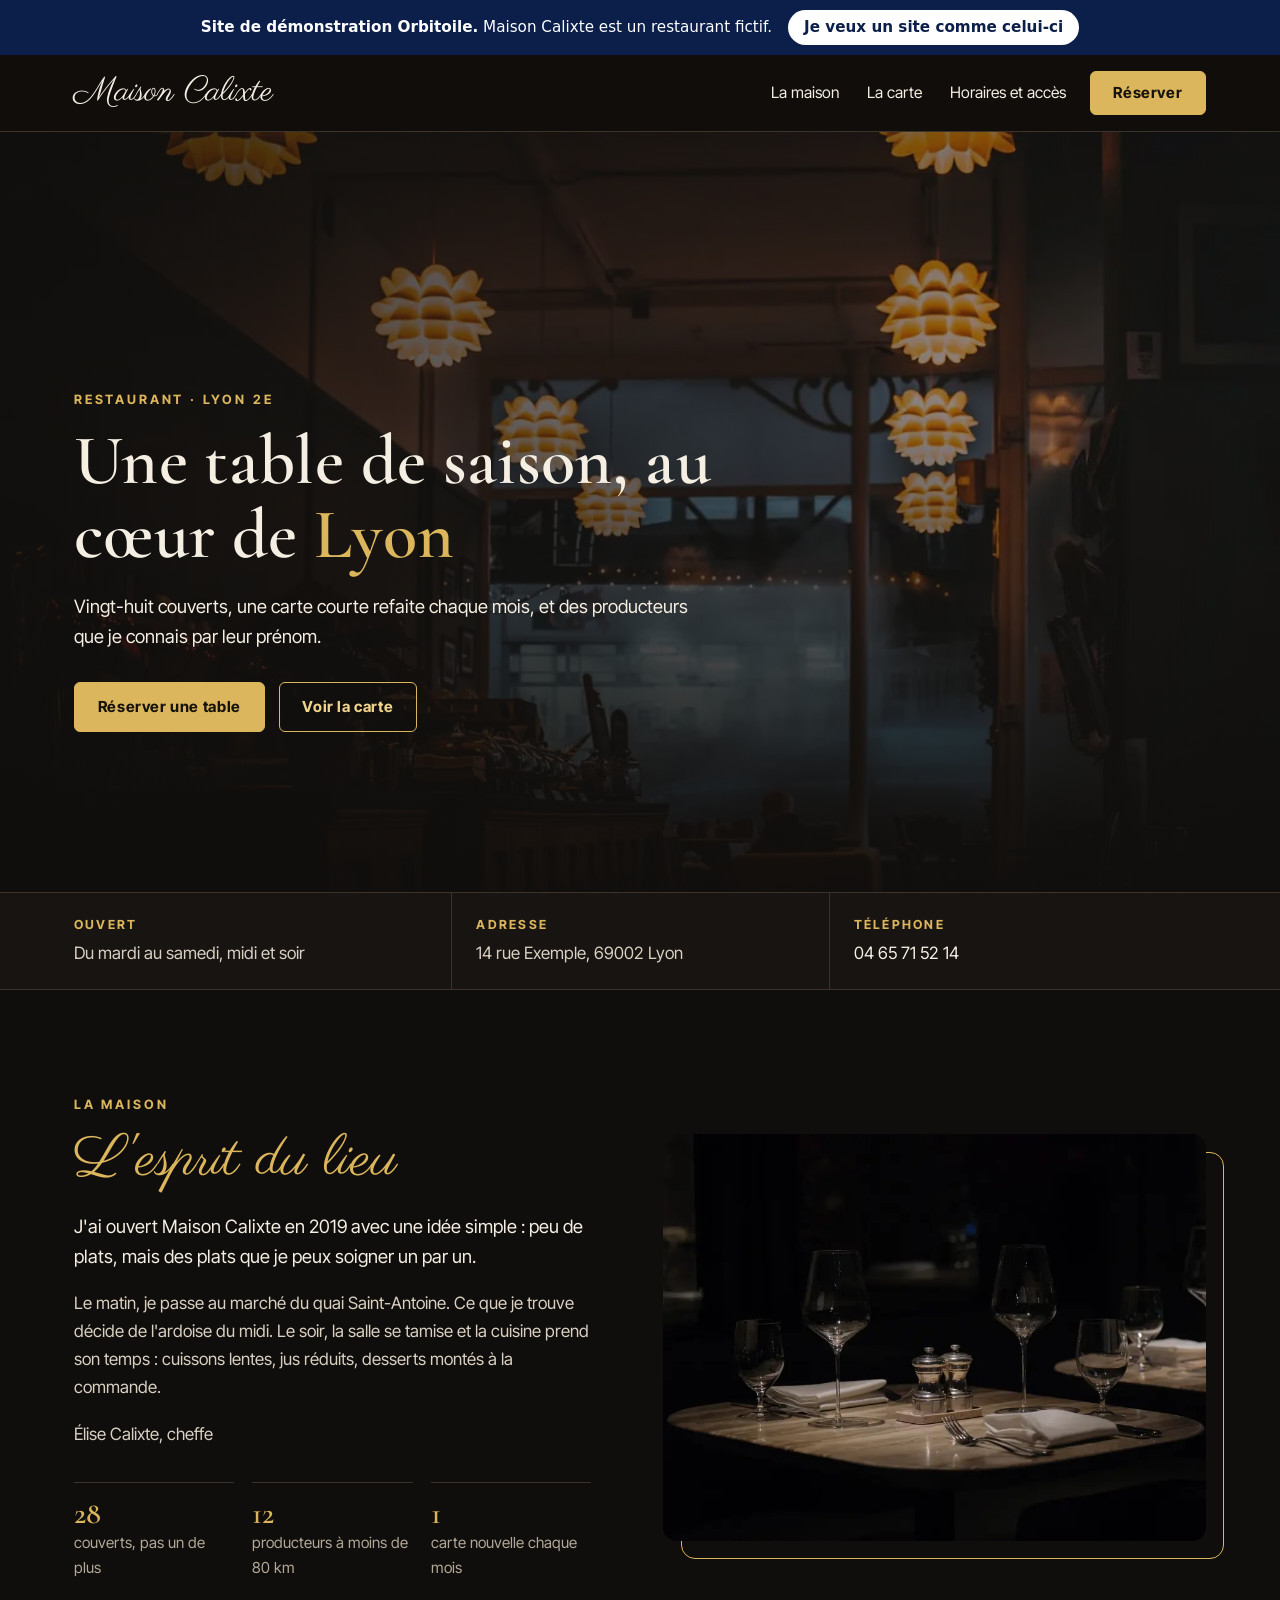
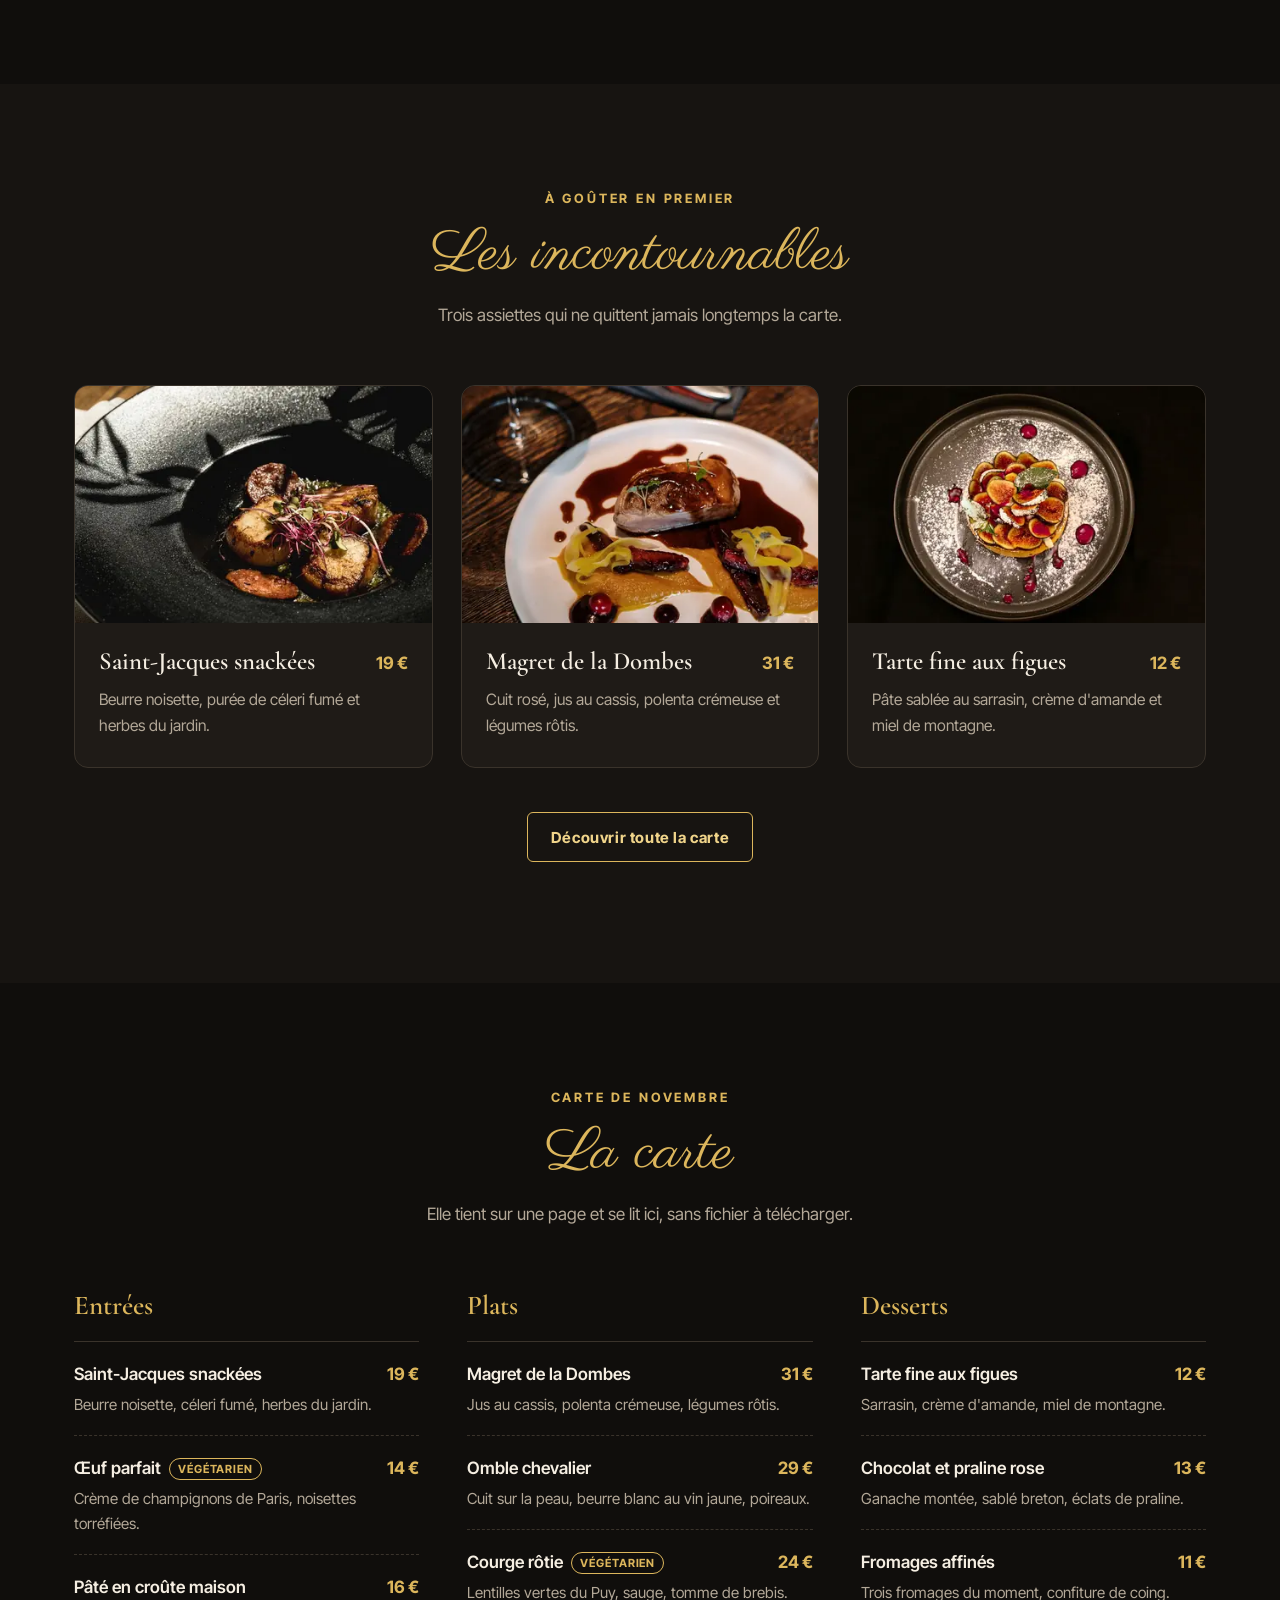
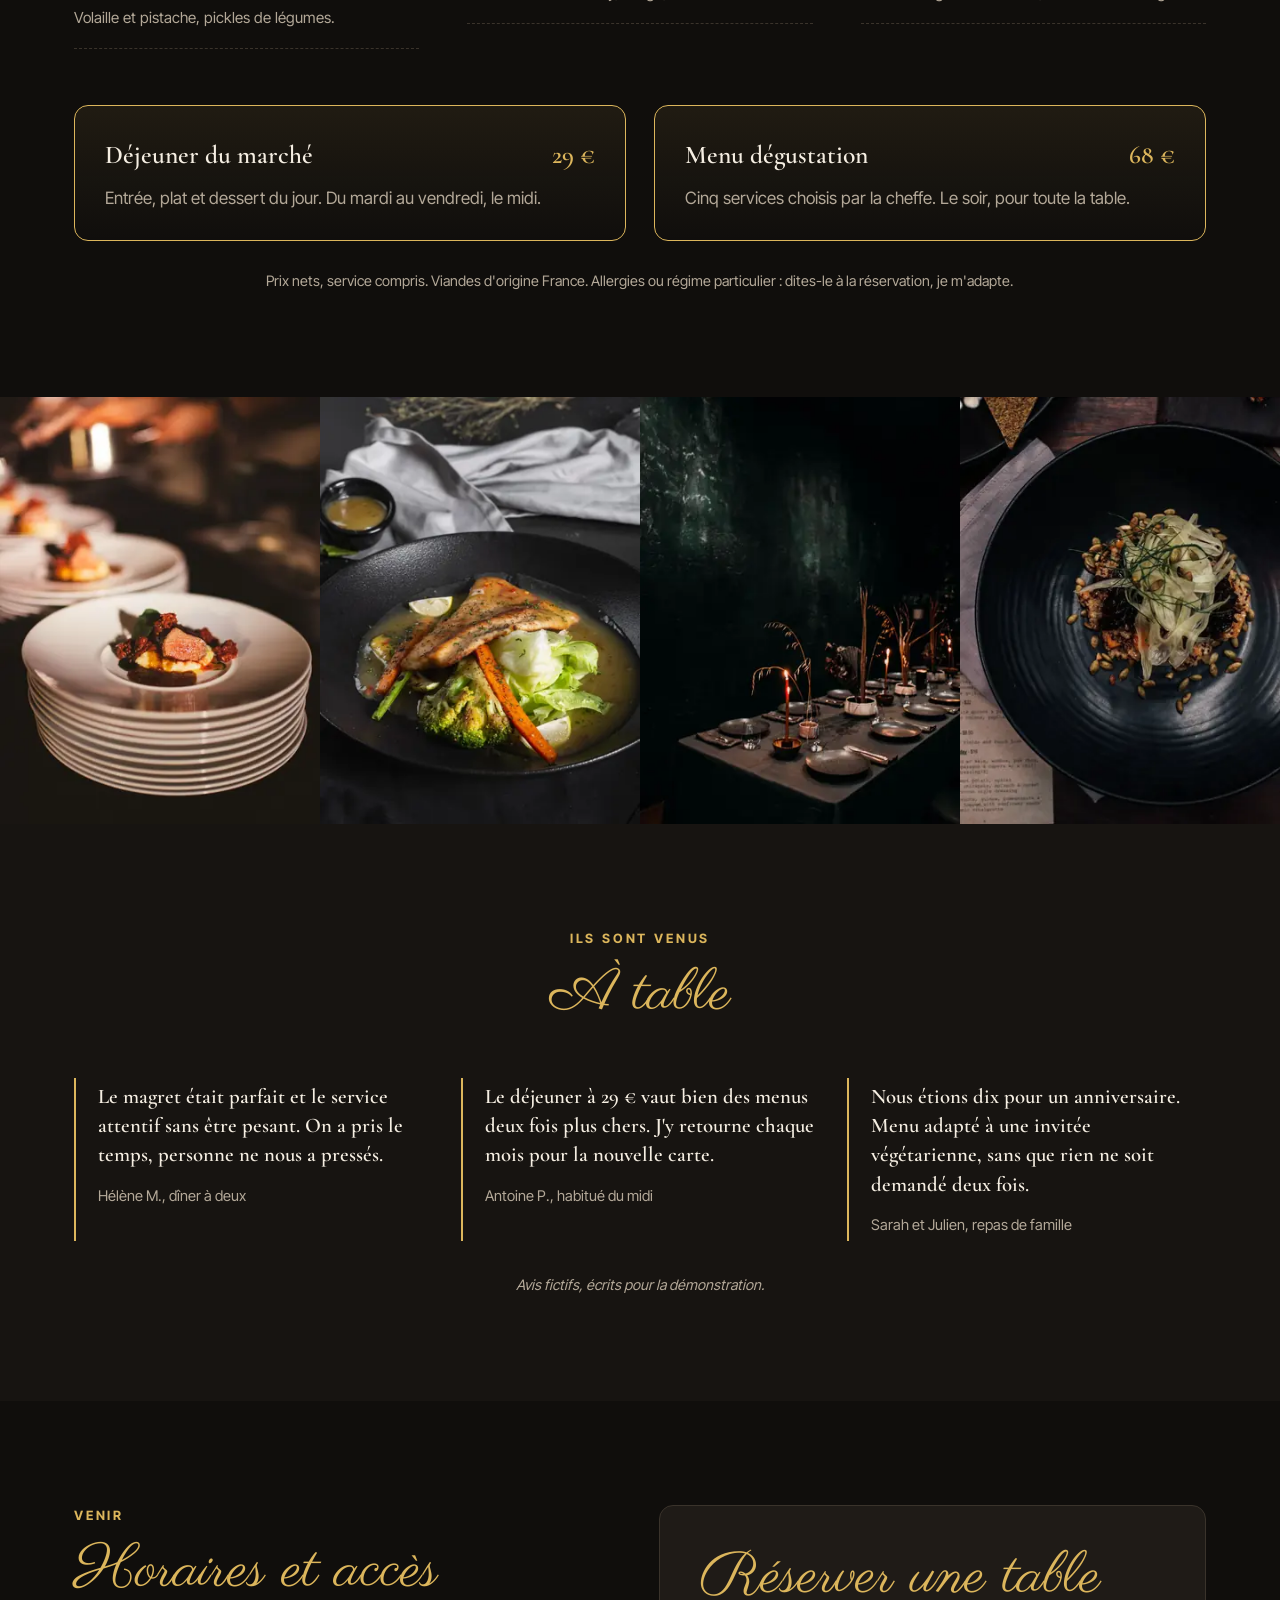
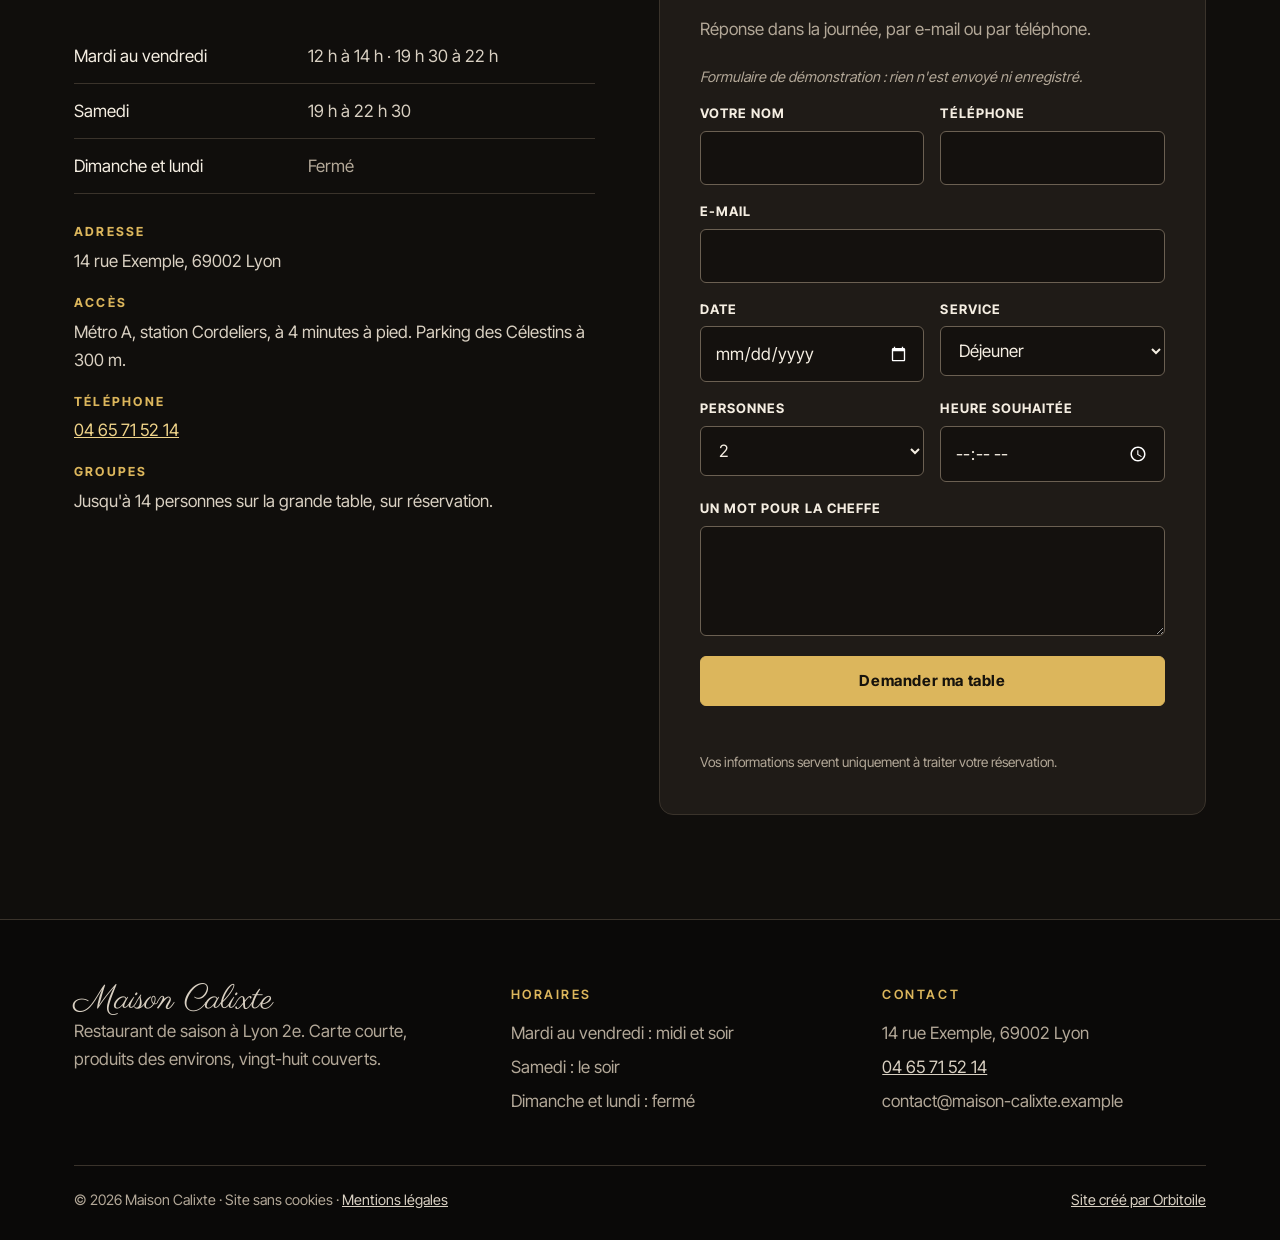
<file: index.html>
<!doctype html>
<html lang="fr">
<head>
<meta charset="utf-8">
<meta name="viewport" content="width=device-width, initial-scale=1">
<meta name="robots" content="noindex, nofollow">
<title>Restaurant de saison à Lyon 2e | Maison Calixte</title>
<meta name="description" content="Maison Calixte, restaurant à Lyon 2e : une carte courte de saison, refaite chaque mois. Déjeuner à 29 €, menu dégustation le soir. Réservation en ligne.">
<link rel="canonical" href="https://demo.orbitoile.fr/restaurant/">
<meta property="og:type" content="website">
<meta property="og:locale" content="fr_FR">
<meta property="og:title" content="Restaurant de saison à Lyon 2e | Maison Calixte">
<meta property="og:description" content="Site de démonstration réalisé par Orbitoile. Maison Calixte est un restaurant fictif.">
<meta property="og:url" content="https://demo.orbitoile.fr/restaurant/">
<meta property="og:image" content="https://demo.orbitoile.fr/restaurant/og.jpg">
<meta name="theme-color" content="#100e0c">
<link rel="icon" href="favicon.svg" type="image/svg+xml">
<link rel="preload" href="titres-serif.woff2" as="font" type="font/woff2" crossorigin>
<link rel="preload" href="texte.woff2" as="font" type="font/woff2" crossorigin>
<link rel="preload" as="image" href="salle-1280.webp" imagesrcset="salle-haute-480.webp 480w, salle-haute-720.webp 720w" imagesizes="100vw" media="(max-width: 780px)" fetchpriority="high">
<link rel="preload" as="image" href="salle-1280.webp" imagesrcset="salle-800.webp 800w, salle-1280.webp 1280w, salle-1600.webp 1600w" imagesizes="100vw" media="(min-width: 781px)" fetchpriority="high">
<link rel="stylesheet" href="style.css">
</head>
<body>
<a class="evitement" href="#contenu">Aller au contenu</a>
<aside class="demo-bandeau" aria-label="Site de démonstration"><span><b>Site de démonstration Orbitoile.</b> Maison Calixte est un restaurant fictif.</span><a href="https://orbitoile.fr/">Je veux un site comme celui-ci</a></aside>

<header class="entete">
  <div class="conteneur">
    <a class="logo" href="#haut" aria-label="Maison Calixte, haut de page">Maison Calixte</a>
    <nav class="nav" aria-label="Rubriques">
      <a href="#maison">La maison</a>
      <a href="#carte">La carte</a>
      <a href="#infos">Horaires et accès</a>
    </nav>
    <a class="btn btn-or" href="#reserver">Réserver</a>
    <details class="menu-mobile">
      <summary>Menu</summary>
      <nav class="menu-panneau" aria-label="Rubriques (téléphone)">
        <a href="#maison">La maison</a>
        <a href="#incontournables">Les incontournables</a>
        <a href="#carte">La carte</a>
        <a href="#infos">Horaires et accès</a>
        <a href="#reserver">Réserver une table</a>
      </nav>
    </details>
  </div>
</header>

<main id="contenu">
<section class="heros" id="haut">
  <picture class="heros-photo">
    <source media="(max-width: 780px)" srcset="salle-haute-480.webp 480w, salle-haute-720.webp 720w" sizes="100vw">
    <img src="salle-1280.webp" srcset="salle-800.webp 800w, salle-1280.webp 1280w, salle-1600.webp 1600w" sizes="100vw" width="1280" height="720" alt="La salle de Maison Calixte, éclairée par des suspensions" fetchpriority="high">
  </picture>
  <div class="conteneur">
    <div class="heros-texte">
      <span class="surtitre">Restaurant · Lyon 2e</span>
      <h1>Une table de saison, au cœur de <em>Lyon</em></h1>
      <p>Vingt-huit couverts, une carte courte refaite chaque mois, et des producteurs que je connais par leur prénom.</p>
      <div class="actions">
        <a class="btn btn-or" href="#reserver">Réserver une table</a>
        <a class="btn btn-ligne" href="#carte">Voir la carte</a>
      </div>
    </div>
  </div>
</section>

<div class="reperes">
  <div class="conteneur">
    <ul>
      <li><b>Ouvert</b>Du mardi au samedi, midi et soir</li>
      <li><b>Adresse</b>14 rue Exemple, 69002 Lyon</li>
      <li><b>Téléphone</b><a href="tel:+33465715214">04 65 71 52 14</a></li>
    </ul>
  </div>
</div>

<section class="maison" id="maison">
  <div class="conteneur">
    <div>
      <span class="surtitre">La maison</span>
      <h2 class="script">L'esprit du lieu</h2>
      <p class="fort">J'ai ouvert Maison Calixte en 2019 avec une idée simple : peu de plats, mais des plats que je peux soigner un par un.</p>
      <p>Le matin, je passe au marché du quai Saint-Antoine. Ce que je trouve décide de l'ardoise du midi. Le soir, la salle se tamise et la cuisine prend son temps : cuissons lentes, jus réduits, desserts montés à la commande.</p>
      <p>Élise Calixte, cheffe</p>
      <ul class="faits">
        <li><b>28</b>couverts, pas un de plus</li>
        <li><b>12</b>producteurs à moins de 80 km</li>
        <li><b>1</b>carte nouvelle chaque mois</li>
      </ul>
    </div>
    <div class="maison-photo">
      <img src="table-880.webp" srcset="table-520.webp 520w, table-880.webp 880w" sizes="(max-width: 1000px) 88vw, 540px" width="880" height="660" loading="lazy" alt="Une table dressée, verres à pied et serviettes pliées">
    </div>
  </div>
</section>

<section class="incontournables" id="incontournables">
  <div class="conteneur">
    <div class="centre">
      <span class="surtitre">À goûter en premier</span>
      <h2 class="script">Les incontournables</h2>
      <p class="intro">Trois assiettes qui ne quittent jamais longtemps la carte.</p>
    </div>
    <ul class="plats">
      <li class="plat">
        <img src="plat-saint-jacques-720.webp" srcset="plat-saint-jacques-420.webp 420w, plat-saint-jacques-720.webp 720w" sizes="(max-width: 1000px) 88vw, 360px" width="720" height="480" loading="lazy" alt="Noix de Saint-Jacques snackées dans une assiette noire">
        <div class="plat-texte">
          <div class="plat-ligne"><h3>Saint-Jacques snackées</h3><span class="prix">19 €</span></div>
          <p>Beurre noisette, purée de céleri fumé et herbes du jardin.</p>
        </div>
      </li>
      <li class="plat">
        <img src="plat-canard-720.webp" srcset="plat-canard-420.webp 420w, plat-canard-720.webp 720w" sizes="(max-width: 1000px) 88vw, 360px" width="720" height="480" loading="lazy" alt="Magret de canard tranché, jus aux fruits rouges">
        <div class="plat-texte">
          <div class="plat-ligne"><h3>Magret de la Dombes</h3><span class="prix">31 €</span></div>
          <p>Cuit rosé, jus au cassis, polenta crémeuse et légumes rôtis.</p>
        </div>
      </li>
      <li class="plat">
        <img src="plat-tarte-720.webp" srcset="plat-tarte-420.webp 420w, plat-tarte-720.webp 720w" sizes="(max-width: 1000px) 88vw, 360px" width="720" height="480" loading="lazy" alt="Tarte fine aux figues vue de dessus">
        <div class="plat-texte">
          <div class="plat-ligne"><h3>Tarte fine aux figues</h3><span class="prix">12 €</span></div>
          <p>Pâte sablée au sarrasin, crème d'amande et miel de montagne.</p>
        </div>
      </li>
    </ul>
    <p class="suite"><a class="btn btn-ligne" href="#carte">Découvrir toute la carte</a></p>
  </div>
</section>

<section class="carte" id="carte">
  <div class="conteneur">
    <div class="centre">
      <span class="surtitre">Carte de novembre</span>
      <h2 class="script">La carte</h2>
      <p class="intro">Elle tient sur une page et se lit ici, sans fichier à télécharger.</p>
    </div>
    <div class="carte-grille">
      <div>
        <h3>Entrées</h3>
        <dl>
          <div class="mets"><dt><span>Saint-Jacques snackées</span><span class="prix">19 €</span></dt><dd>Beurre noisette, céleri fumé, herbes du jardin.</dd></div>
          <div class="mets"><dt><span>Œuf parfait<span class="vege">Végétarien</span></span><span class="prix">14 €</span></dt><dd>Crème de champignons de Paris, noisettes torréfiées.</dd></div>
          <div class="mets"><dt><span>Pâté en croûte maison</span><span class="prix">16 €</span></dt><dd>Volaille et pistache, pickles de légumes.</dd></div>
        </dl>
      </div>
      <div>
        <h3>Plats</h3>
        <dl>
          <div class="mets"><dt><span>Magret de la Dombes</span><span class="prix">31 €</span></dt><dd>Jus au cassis, polenta crémeuse, légumes rôtis.</dd></div>
          <div class="mets"><dt><span>Omble chevalier</span><span class="prix">29 €</span></dt><dd>Cuit sur la peau, beurre blanc au vin jaune, poireaux.</dd></div>
          <div class="mets"><dt><span>Courge rôtie<span class="vege">Végétarien</span></span><span class="prix">24 €</span></dt><dd>Lentilles vertes du Puy, sauge, tomme de brebis.</dd></div>
        </dl>
      </div>
      <div>
        <h3>Desserts</h3>
        <dl>
          <div class="mets"><dt><span>Tarte fine aux figues</span><span class="prix">12 €</span></dt><dd>Sarrasin, crème d'amande, miel de montagne.</dd></div>
          <div class="mets"><dt><span>Chocolat et praline rose</span><span class="prix">13 €</span></dt><dd>Ganache montée, sablé breton, éclats de praline.</dd></div>
          <div class="mets"><dt><span>Fromages affinés</span><span class="prix">11 €</span></dt><dd>Trois fromages du moment, confiture de coing.</dd></div>
        </dl>
      </div>
    </div>
    <div class="formules">
      <div class="formule"><h3><span>Déjeuner du marché</span><span class="prix">29 €</span></h3><p>Entrée, plat et dessert du jour. Du mardi au vendredi, le midi.</p></div>
      <div class="formule"><h3><span>Menu dégustation</span><span class="prix">68 €</span></h3><p>Cinq services choisis par la cheffe. Le soir, pour toute la table.</p></div>
    </div>
    <p class="note">Prix nets, service compris. Viandes d'origine France. Allergies ou régime particulier : dites-le à la réservation, je m'adapte.</p>
  </div>
</section>

<section class="galerie" aria-label="Quelques images de la maison">
  <ul>
    <li><img src="galerie-passe-560.webp" srcset="galerie-passe-360.webp 360w, galerie-passe-560.webp 560w" sizes="(max-width: 1000px) 50vw, 25vw" width="560" height="747" loading="lazy" alt="Assiettes prêtes à partir en salle"></li>
    <li><img src="galerie-poisson-560.webp" srcset="galerie-poisson-360.webp 360w, galerie-poisson-560.webp 560w" sizes="(max-width: 1000px) 50vw, 25vw" width="560" height="747" loading="lazy" alt="Poisson grillé et légumes de saison"></li>
    <li><img src="galerie-table-560.webp" srcset="galerie-table-360.webp 360w, galerie-table-560.webp 560w" sizes="(max-width: 1000px) 50vw, 25vw" width="560" height="747" loading="lazy" alt="La grande table, dressée aux bougies"></li>
    <li><img src="galerie-assiette-560.webp" srcset="galerie-assiette-360.webp 360w, galerie-assiette-560.webp 560w" sizes="(max-width: 1000px) 50vw, 25vw" width="560" height="747" loading="lazy" alt="Une entrée dressée dans une assiette creuse"></li>
  </ul>
</section>

<section class="avis" id="avis">
  <div class="conteneur">
    <div class="centre">
      <span class="surtitre">Ils sont venus</span>
      <h2 class="script">À table</h2>
    </div>
    <ul>
      <li><blockquote>Le magret était parfait et le service attentif sans être pesant. On a pris le temps, personne ne nous a pressés.</blockquote><cite>Hélène M., dîner à deux</cite></li>
      <li><blockquote>Le déjeuner à 29 € vaut bien des menus deux fois plus chers. J'y retourne chaque mois pour la nouvelle carte.</blockquote><cite>Antoine P., habitué du midi</cite></li>
      <li><blockquote>Nous étions dix pour un anniversaire. Menu adapté à une invitée végétarienne, sans que rien ne soit demandé deux fois.</blockquote><cite>Sarah et Julien, repas de famille</cite></li>
    </ul>
    <span class="demo-note">Avis fictifs, écrits pour la démonstration.</span>
  </div>
</section>

<section class="infos" id="infos">
  <div class="conteneur">
    <div>
      <span class="surtitre">Venir</span>
      <h2 class="script">Horaires et accès</h2>
      <table class="horaires">
        <caption class="sr">Horaires d'ouverture</caption>
        <tbody>
          <tr><th scope="row">Mardi au vendredi</th><td>12 h à 14 h · 19 h 30 à 22 h</td></tr>
          <tr><th scope="row">Samedi</th><td>19 h à 22 h 30</td></tr>
          <tr><th scope="row">Dimanche et lundi</th><td class="ferme">Fermé</td></tr>
        </tbody>
      </table>
      <address class="adresse">
        <b>Adresse</b>14 rue Exemple, 69002 Lyon
        <b>Accès</b>Métro A, station Cordeliers, à 4 minutes à pied. Parking des Célestins à 300 m.
        <b>Téléphone</b><a href="tel:+33465715214">04 65 71 52 14</a>
        <b>Groupes</b>Jusqu'à 14 personnes sur la grande table, sur réservation.
      </address>
    </div>
    <div class="reserver" id="reserver">
      <h2 class="script">Réserver une table</h2>
      <p>Réponse dans la journée, par e-mail ou par téléphone.</p>
      <form class="formulaire" action="#reserver" method="get">
        <p class="demo-note">Formulaire de démonstration : rien n'est envoyé ni enregistré.</p>
        <div class="champs">
          <div class="champ"><label for="f-nom">Votre nom</label><input id="f-nom" name="nom" type="text" autocomplete="name" required></div>
          <div class="champ"><label for="f-tel">Téléphone</label><input id="f-tel" name="telephone" type="tel" autocomplete="tel" required></div>
          <div class="champ large"><label for="f-mail">E-mail</label><input id="f-mail" name="email" type="email" autocomplete="email"></div>
          <div class="champ"><label for="f-date">Date</label><input id="f-date" name="date" type="date" required></div>
          <div class="champ"><label for="f-service">Service</label><select id="f-service" name="service"><option>Déjeuner</option><option>Dîner</option></select></div>
          <div class="champ"><label for="f-nb">Personnes</label><select id="f-nb" name="personnes"><option>1</option><option selected>2</option><option>3</option><option>4</option><option>5</option><option>6</option><option>7 et plus</option></select></div>
          <div class="champ"><label for="f-heure">Heure souhaitée</label><input id="f-heure" name="heure" type="time"></div>
          <div class="champ large"><label for="f-msg">Un mot pour la cheffe</label><textarea id="f-msg" name="message" rows="3"></textarea></div>
        </div>
        <button class="btn btn-or" type="submit">Demander ma table</button>
        <p class="etat" role="status" aria-live="polite"></p>
        <p class="petit">Vos informations servent uniquement à traiter votre réservation.</p>
      </form>
    </div>
  </div>
</section>
</main>

<footer class="pied">
  <div class="conteneur">
    <div class="pied-grille">
      <div><a class="logo" href="#haut">Maison Calixte</a><p>Restaurant de saison à Lyon 2e. Carte courte, produits des environs, vingt-huit couverts.</p></div>
      <div><h3>Horaires</h3><p>Mardi au vendredi : midi et soir</p><p>Samedi : le soir</p><p>Dimanche et lundi : fermé</p></div>
      <div><h3>Contact</h3><p>14 rue Exemple, 69002 Lyon</p><p><a href="tel:+33465715214">04 65 71 52 14</a></p><p>contact@maison-calixte.example</p></div>
    </div>
    <div class="pied-bas">
      <span>© 2026 Maison Calixte · Site sans cookies · <a href="mentions-legales.html">Mentions légales</a></span>
      <a href="https://orbitoile.fr">Site créé par Orbitoile</a>
    </div>
  </div>
</footer>
<div class="barre-mobile">
  <a class="btn btn-ligne" href="tel:+33465715214">Appeler</a>
  <a class="btn btn-or" href="#reserver">Réserver</a>
</div>
<script src="site.js" defer></script>
</body>
</html>
</file>
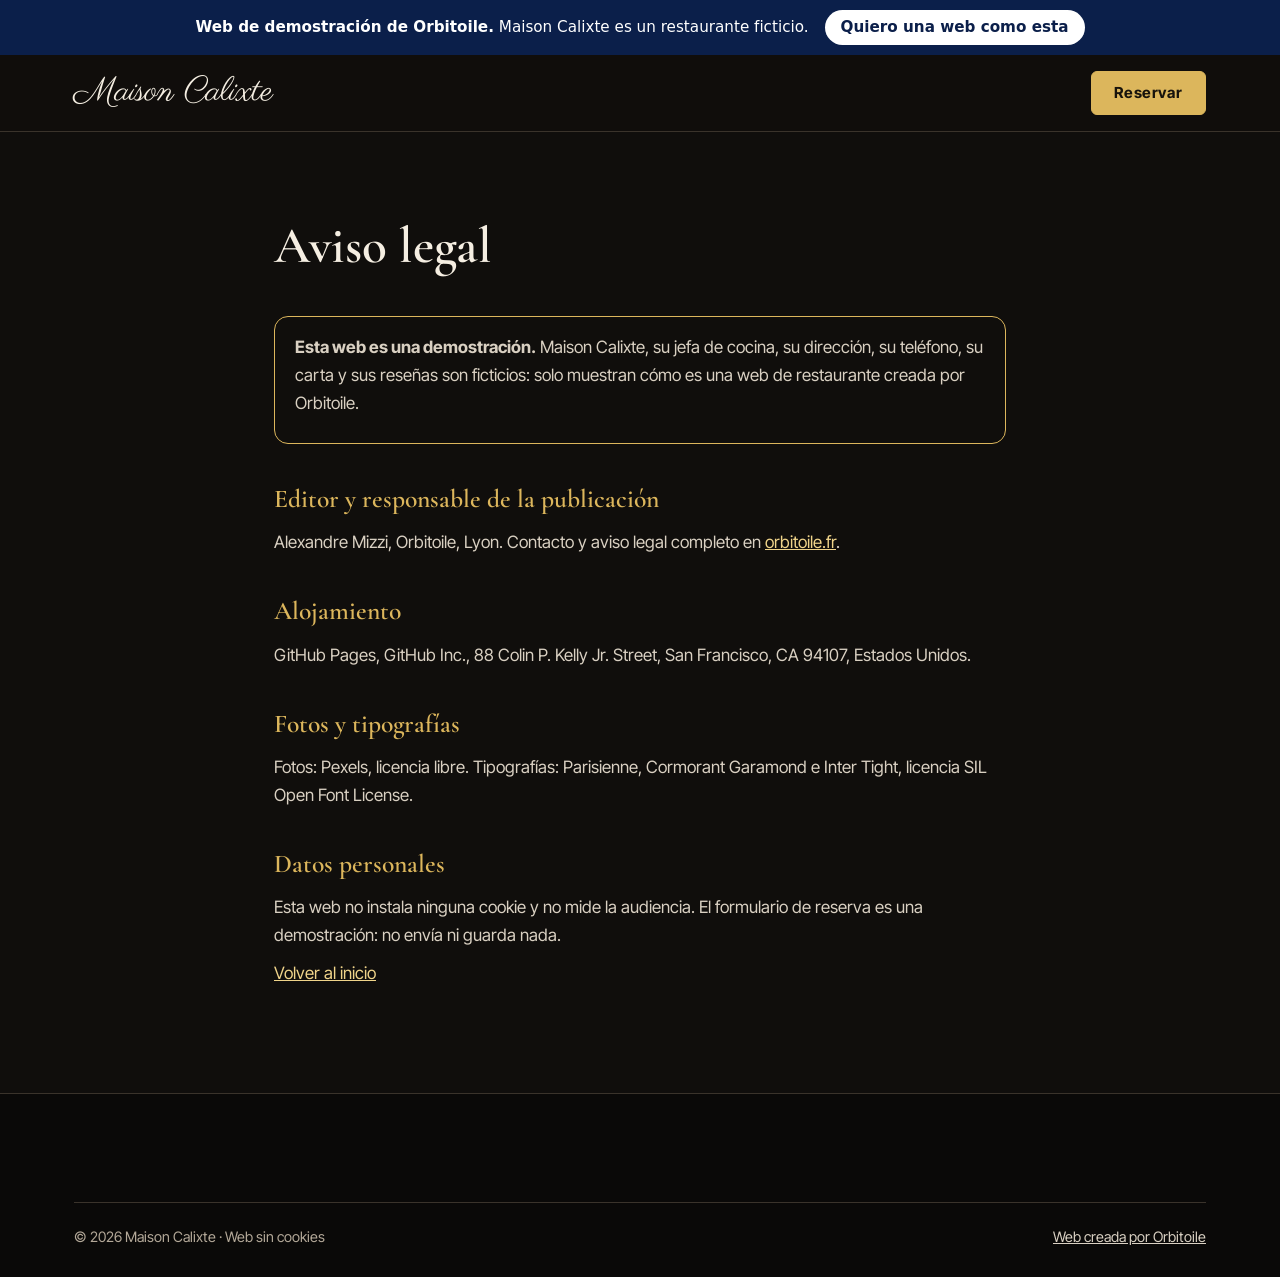
<file: aviso-legal.html>
<!doctype html>
<html lang="es">
<head>
<meta charset="utf-8">
<meta name="viewport" content="width=device-width, initial-scale=1">
<meta name="robots" content="noindex, nofollow">
<title>Aviso legal | Maison Calixte</title>
<meta name="description" content="Maison Calixte, restaurante en Lyon 2.º: una carta corta de temporada, renovada cada mes. Almuerzo a 29 €, menú degustación por la noche. Reserva en línea.">
<link rel="canonical" href="https://demo.orbitoile.fr/restaurant/aviso-legal.html">
<meta property="og:type" content="website">
<meta property="og:locale" content="es_ES">
<meta property="og:title" content="Restaurante de temporada en Lyon 2.º | Maison Calixte">
<meta property="og:description" content="Web de demostración realizada por Orbitoile. Maison Calixte es un restaurante ficticio.">
<meta property="og:url" content="https://demo.orbitoile.fr/restaurant/es.html">
<meta property="og:image" content="https://demo.orbitoile.fr/restaurant/og.jpg">
<meta name="theme-color" content="#100e0c">
<link rel="icon" href="favicon.svg" type="image/svg+xml">
<link rel="preload" href="titres-serif.woff2" as="font" type="font/woff2" crossorigin>
<link rel="preload" href="texte.woff2" as="font" type="font/woff2" crossorigin>
<link rel="stylesheet" href="style.css">
</head>
<body>
<a class="evitement" href="#contenu">Ir al contenido</a>
<aside class="demo-bandeau" aria-label="Web de demostración"><span><b>Web de demostración de Orbitoile.</b> Maison Calixte es un restaurante ficticio.</span><a href="https://orbitoile.fr/es/">Quiero una web como esta</a></aside>
<header class="entete">
  <div class="conteneur">
    <a class="logo" href="es.html">Maison Calixte</a>
    <a class="btn btn-or" href="es.html#reserver">Reservar</a>
  </div>
</header>
<main id="contenu" class="page-texte">
  <div class="conteneur">
    <h1>Aviso legal</h1>
    <div class="demo-encart"><p><strong>Esta web es una demostración.</strong> Maison Calixte, su jefa de cocina, su dirección, su teléfono, su carta y sus reseñas son ficticios: solo muestran cómo es una web de restaurante creada por Orbitoile.</p></div>
    <h2>Editor y responsable de la publicación</h2>
    <p>Alexandre Mizzi, Orbitoile, Lyon. Contacto y aviso legal completo en <a href="https://orbitoile.fr/es/">orbitoile.fr</a>.</p>
    <h2>Alojamiento</h2>
    <p>GitHub Pages, GitHub Inc., 88 Colin P. Kelly Jr. Street, San Francisco, CA 94107, Estados Unidos.</p>
    <h2>Fotos y tipografías</h2>
    <p>Fotos: Pexels, licencia libre. Tipografías: Parisienne, Cormorant Garamond e Inter Tight, licencia SIL Open Font License.</p>
    <h2>Datos personales</h2>
    <p>Esta web no instala ninguna cookie y no mide la audiencia. El formulario de reserva es una demostración: no envía ni guarda nada.</p>
    <p><a href="es.html">Volver al inicio</a></p>
  </div>
</main>
<footer class="pied">
  <div class="conteneur">
    <div class="pied-bas">
      <span>© 2026 Maison Calixte · Web sin cookies</span>
      <a href="https://orbitoile.fr/es/">Web creada por Orbitoile</a>
    </div>
  </div>
</footer>
</body>
</html>
</file>
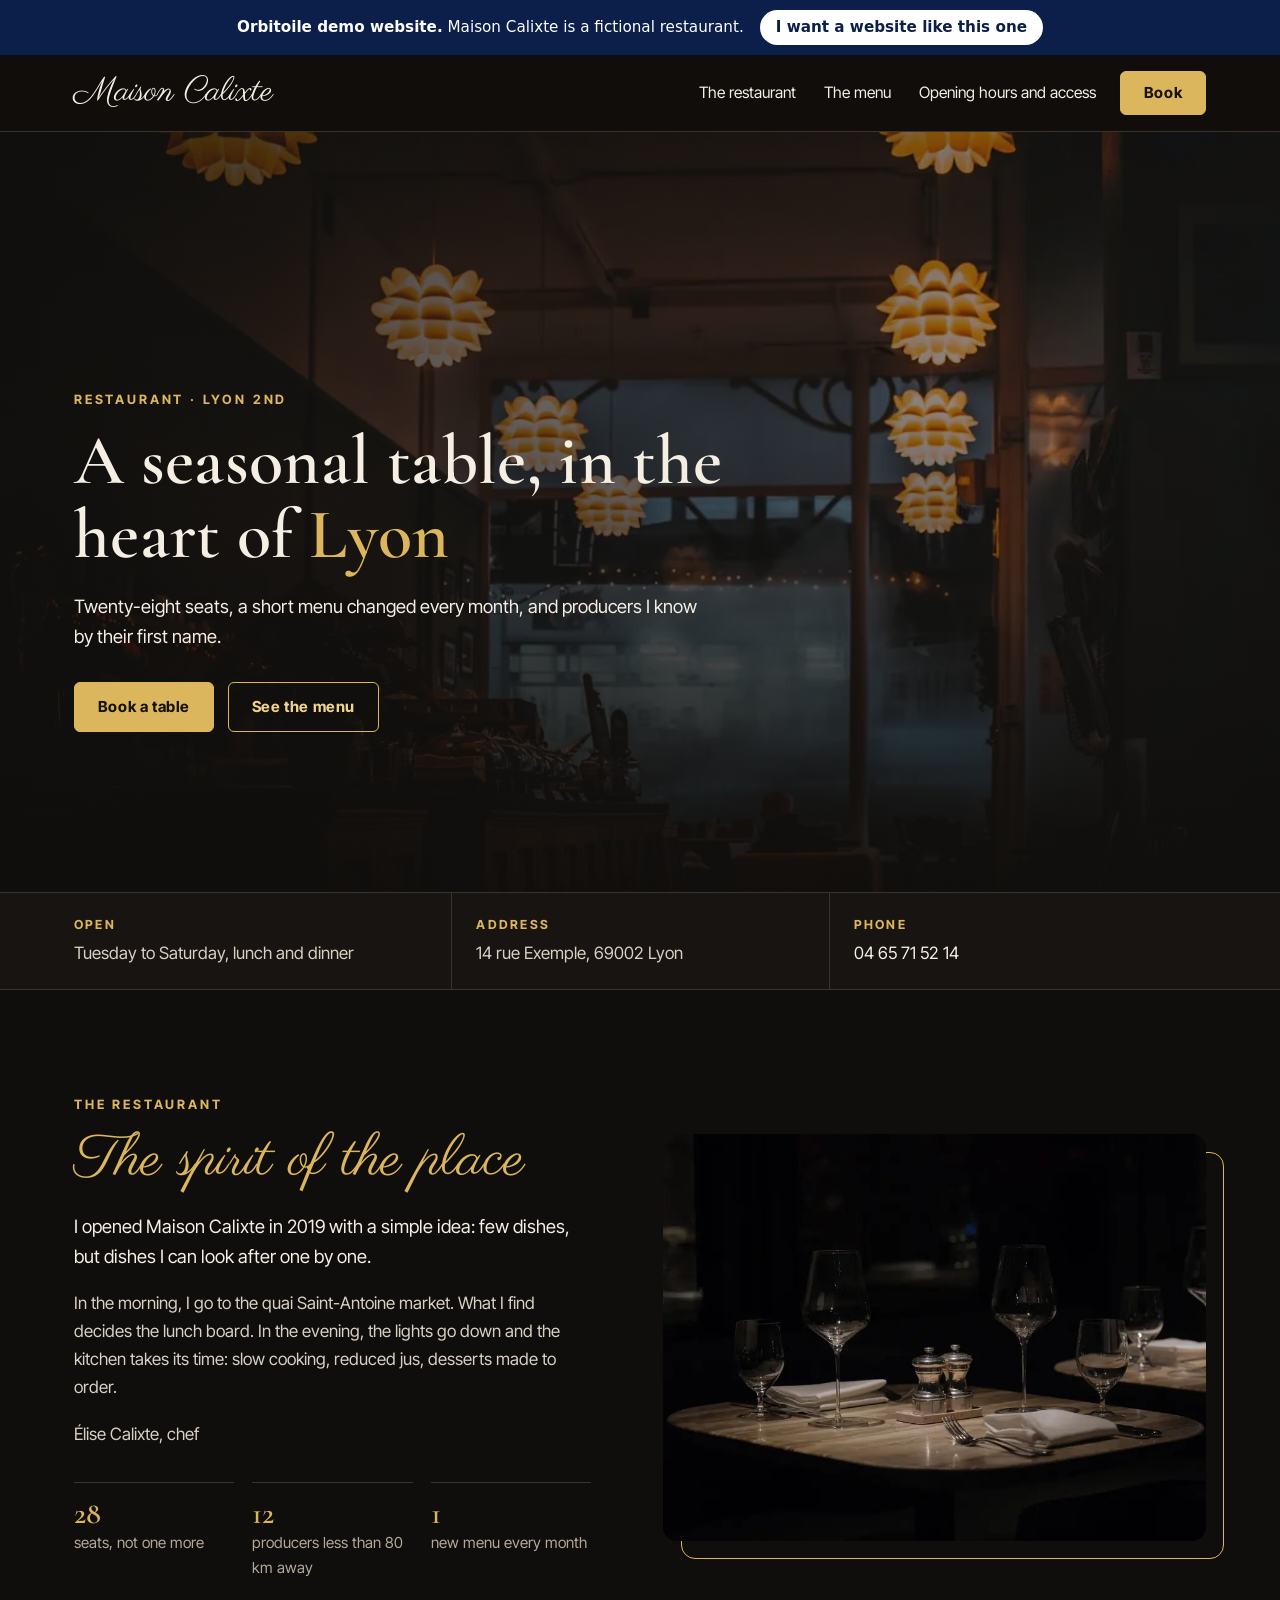
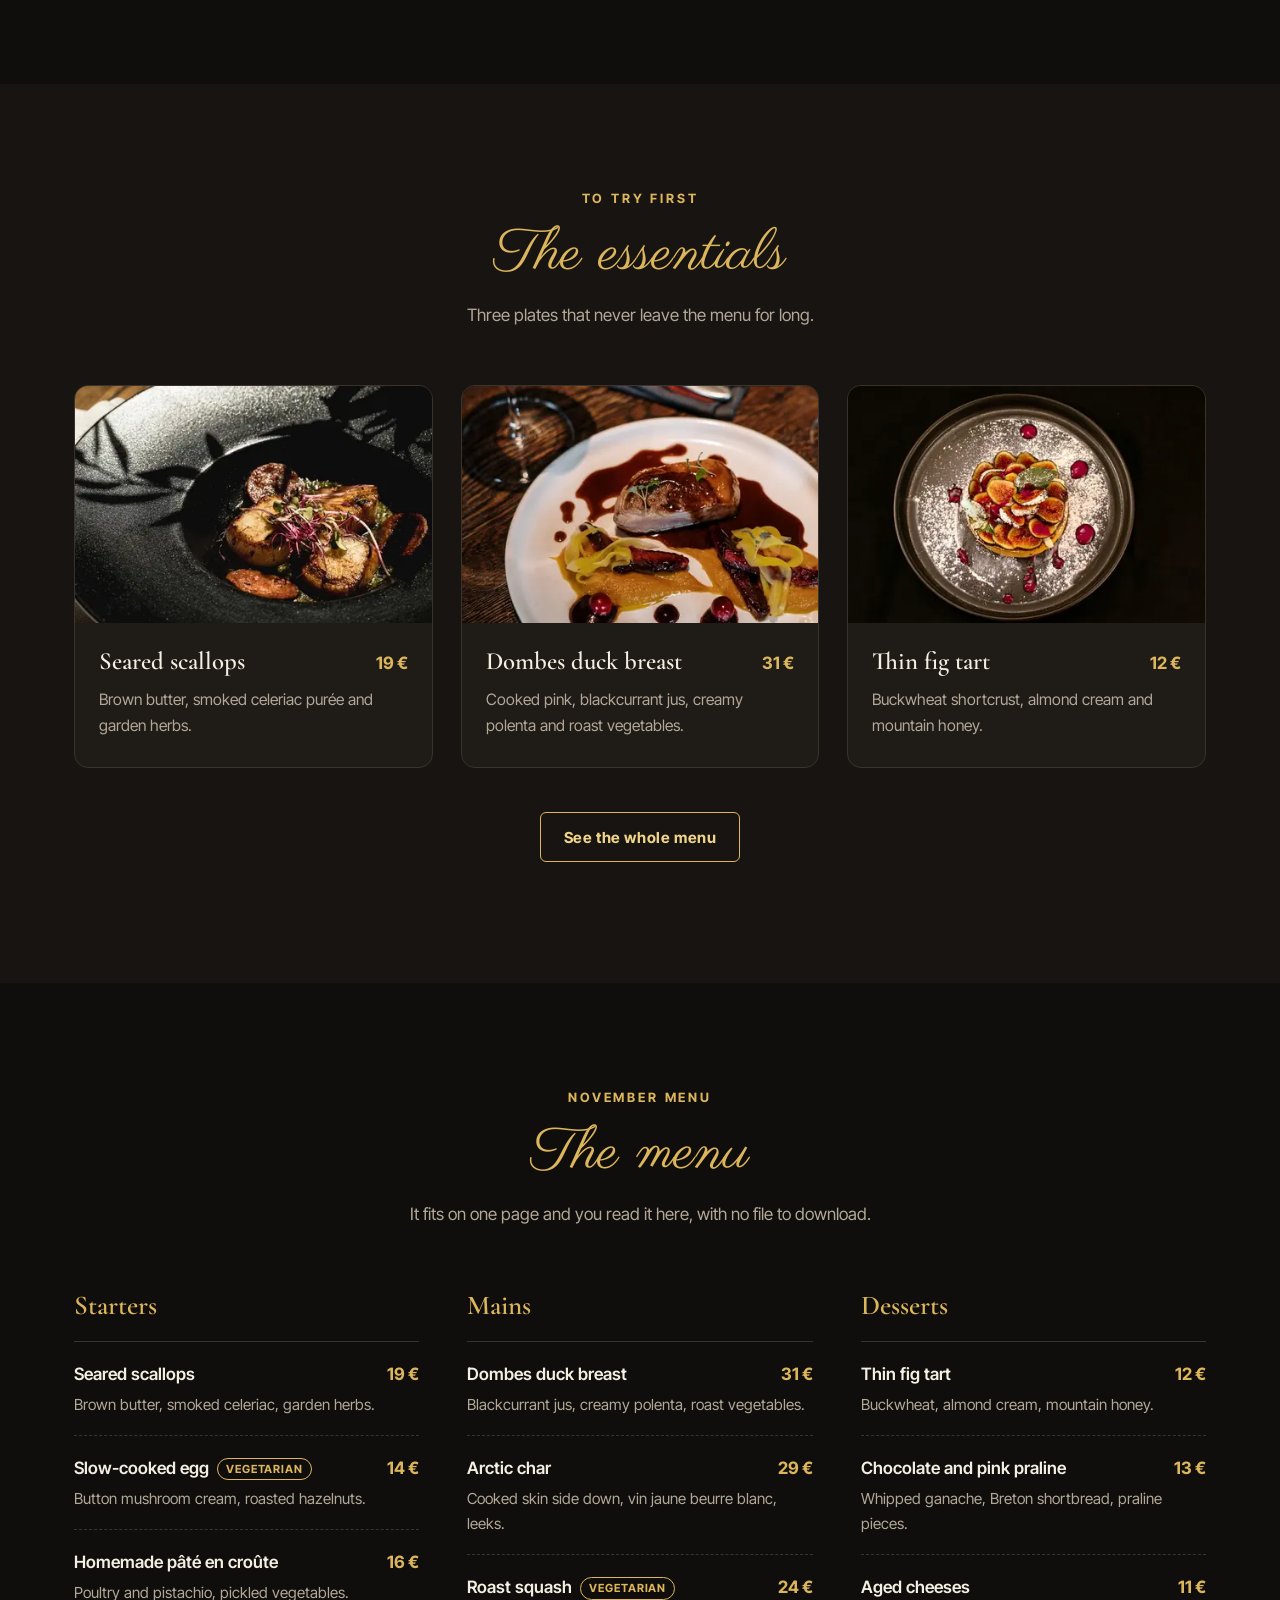
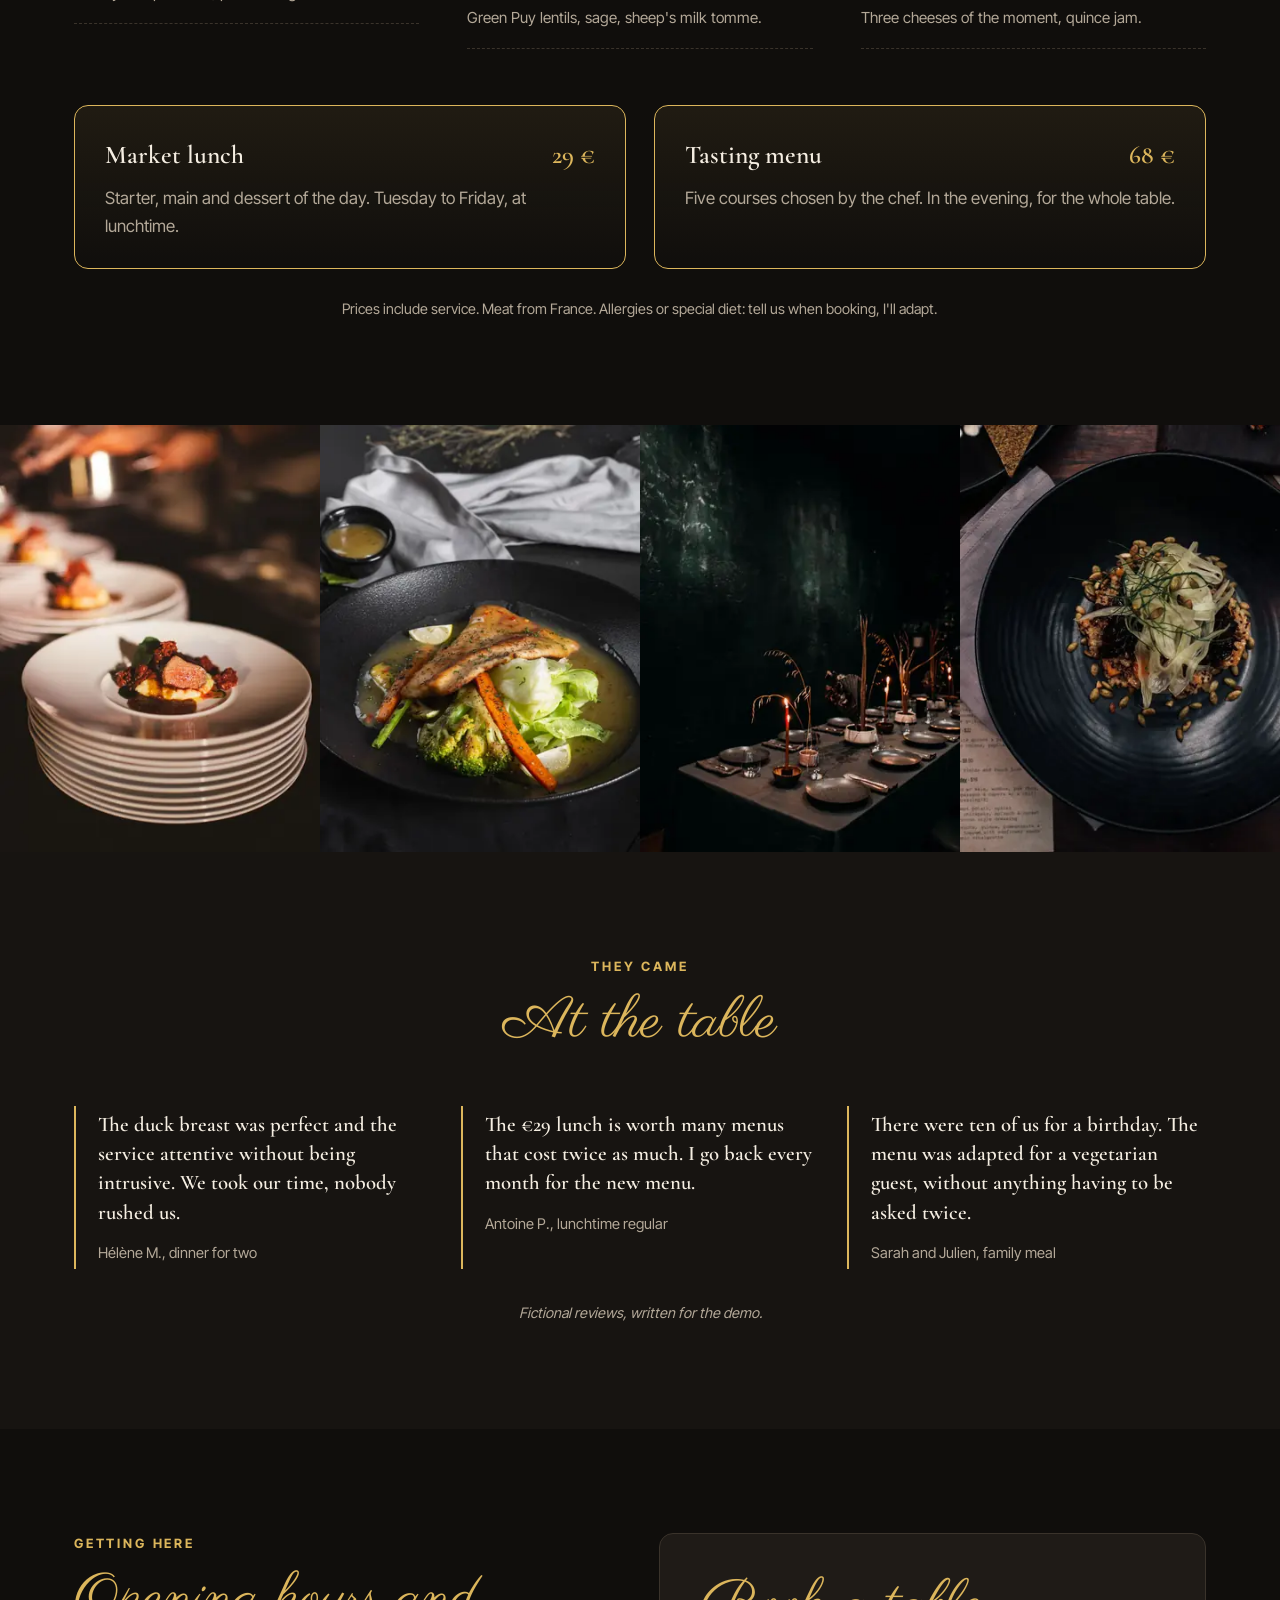
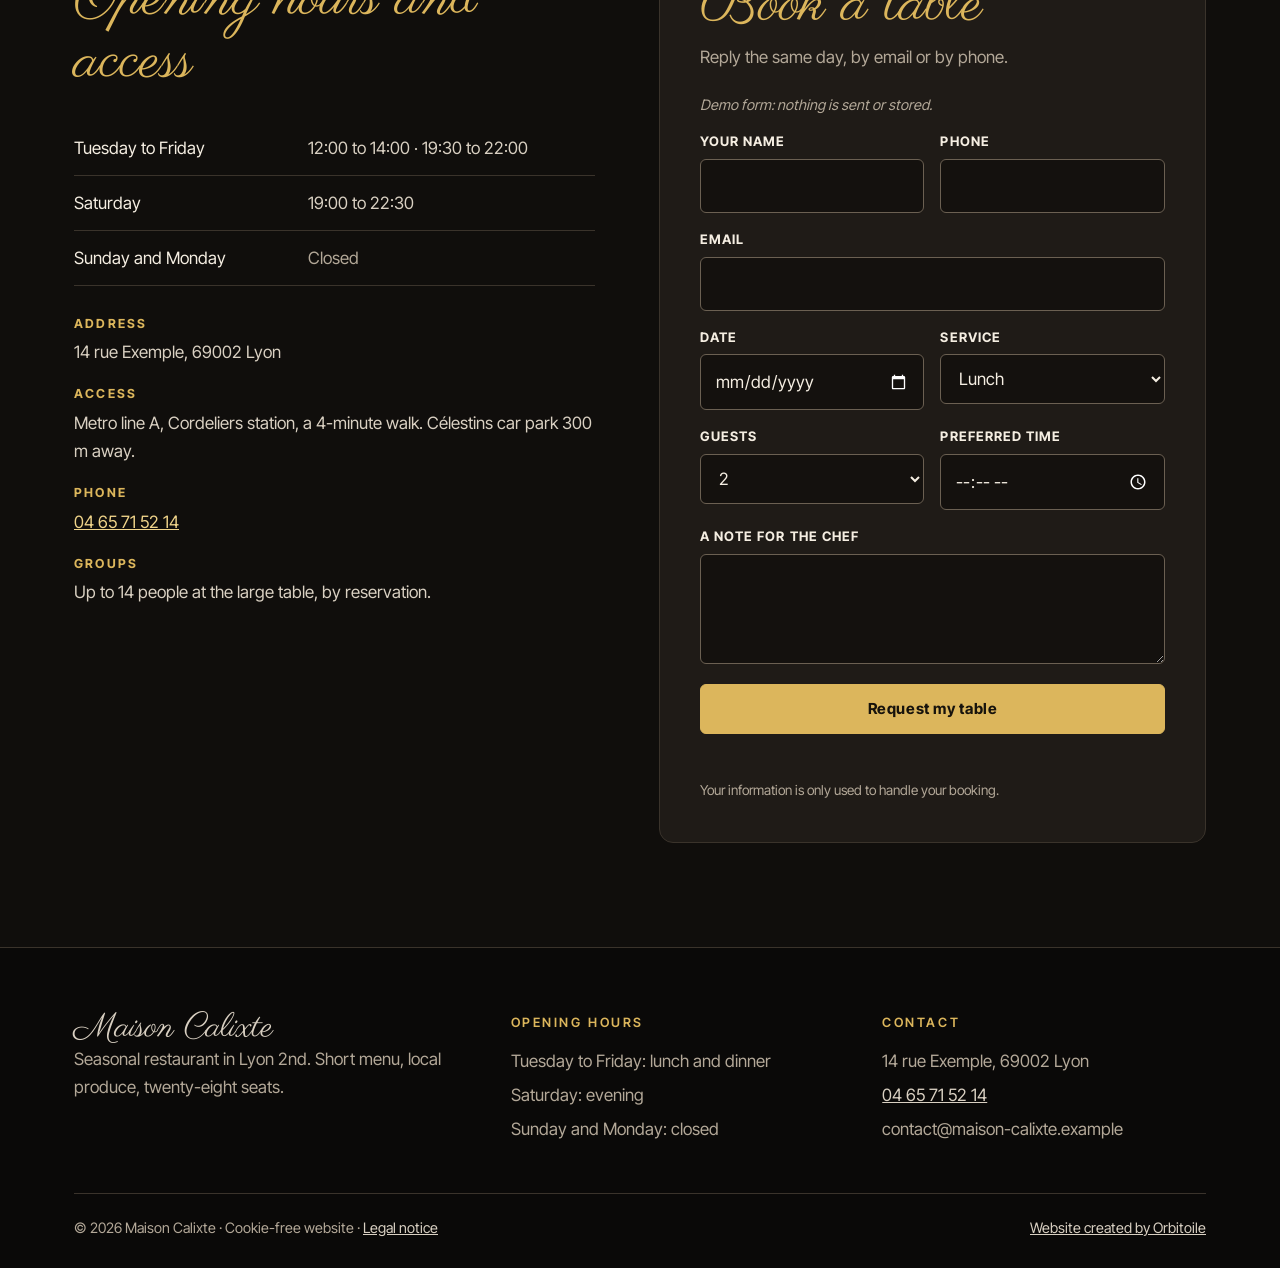
<file: en.html>
<!doctype html>
<html lang="en">
<head>
<meta charset="utf-8">
<meta name="viewport" content="width=device-width, initial-scale=1">
<meta name="robots" content="noindex, nofollow">
<title>Seasonal restaurant in Lyon 2nd | Maison Calixte</title>
<meta name="description" content="Maison Calixte, restaurant in Lyon 2nd: a short seasonal menu, changed every month. Lunch at €29, tasting menu in the evening. Online booking.">
<link rel="canonical" href="https://demo.orbitoile.fr/restaurant/en.html">
<meta property="og:type" content="website">
<meta property="og:locale" content="en_GB">
<meta property="og:title" content="Seasonal restaurant in Lyon 2nd | Maison Calixte">
<meta property="og:description" content="Demo website made by Orbitoile. Maison Calixte is a fictional restaurant.">
<meta property="og:url" content="https://demo.orbitoile.fr/restaurant/en.html">
<meta property="og:image" content="https://demo.orbitoile.fr/restaurant/og.jpg">
<meta name="theme-color" content="#100e0c">
<link rel="icon" href="favicon.svg" type="image/svg+xml">
<link rel="preload" href="titres-serif.woff2" as="font" type="font/woff2" crossorigin>
<link rel="preload" href="texte.woff2" as="font" type="font/woff2" crossorigin>
<link rel="preload" as="image" href="salle-1280.webp" imagesrcset="salle-haute-480.webp 480w, salle-haute-720.webp 720w" imagesizes="100vw" media="(max-width: 780px)" fetchpriority="high">
<link rel="preload" as="image" href="salle-1280.webp" imagesrcset="salle-800.webp 800w, salle-1280.webp 1280w, salle-1600.webp 1600w" imagesizes="100vw" media="(min-width: 781px)" fetchpriority="high">
<link rel="stylesheet" href="style.css">
</head>
<body>
<a class="evitement" href="#contenu">Skip to content</a>
<aside class="demo-bandeau" aria-label="Demo website"><span><b>Orbitoile demo website.</b> Maison Calixte is a fictional restaurant.</span><a href="https://orbitoile.fr/en/">I want a website like this one</a></aside>

<header class="entete">
  <div class="conteneur">
    <a class="logo" href="#haut" aria-label="Maison Calixte, back to top">Maison Calixte</a>
    <nav class="nav" aria-label="Sections">
      <a href="#maison">The restaurant</a>
      <a href="#carte">The menu</a>
      <a href="#infos">Opening hours and access</a>
    </nav>
    <a class="btn btn-or" href="#reserver">Book</a>
    <details class="menu-mobile">
      <summary>Menu</summary>
      <nav class="menu-panneau" aria-label="Sections (phone)">
        <a href="#maison">The restaurant</a>
        <a href="#incontournables">The essentials</a>
        <a href="#carte">The menu</a>
        <a href="#infos">Opening hours and access</a>
        <a href="#reserver">Book a table</a>
      </nav>
    </details>
  </div>
</header>

<main id="contenu">
<section class="heros" id="haut">
  <picture class="heros-photo">
    <source media="(max-width: 780px)" srcset="salle-haute-480.webp 480w, salle-haute-720.webp 720w" sizes="100vw">
    <img src="salle-1280.webp" srcset="salle-800.webp 800w, salle-1280.webp 1280w, salle-1600.webp 1600w" sizes="100vw" width="1280" height="720" alt="The dining room of Maison Calixte, lit by pendant lights" fetchpriority="high">
  </picture>
  <div class="conteneur">
    <div class="heros-texte">
      <span class="surtitre">Restaurant · Lyon 2nd</span>
      <h1>A seasonal table, in the heart of <em>Lyon</em></h1>
      <p>Twenty-eight seats, a short menu changed every month, and producers I know by their first name.</p>
      <div class="actions">
        <a class="btn btn-or" href="#reserver">Book a table</a>
        <a class="btn btn-ligne" href="#carte">See the menu</a>
      </div>
    </div>
  </div>
</section>

<div class="reperes">
  <div class="conteneur">
    <ul>
      <li><b>Open</b>Tuesday to Saturday, lunch and dinner</li>
      <li><b>Address</b>14 rue Exemple, 69002 Lyon</li>
      <li><b>Phone</b><a href="tel:+33465715214">04 65 71 52 14</a></li>
    </ul>
  </div>
</div>

<section class="maison" id="maison">
  <div class="conteneur">
    <div>
      <span class="surtitre">The restaurant</span>
      <h2 class="script">The spirit of the place</h2>
      <p class="fort">I opened Maison Calixte in 2019 with a simple idea: few dishes, but dishes I can look after one by one.</p>
      <p>In the morning, I go to the quai Saint-Antoine market. What I find decides the lunch board. In the evening, the lights go down and the kitchen takes its time: slow cooking, reduced jus, desserts made to order.</p>
      <p>Élise Calixte, chef</p>
      <ul class="faits">
        <li><b>28</b>seats, not one more</li>
        <li><b>12</b>producers less than 80 km away</li>
        <li><b>1</b>new menu every month</li>
      </ul>
    </div>
    <div class="maison-photo">
      <img src="table-880.webp" srcset="table-520.webp 520w, table-880.webp 880w" sizes="(max-width: 1000px) 88vw, 540px" width="880" height="660" loading="lazy" alt="A laid table, stemmed glasses and folded napkins">
    </div>
  </div>
</section>

<section class="incontournables" id="incontournables">
  <div class="conteneur">
    <div class="centre">
      <span class="surtitre">To try first</span>
      <h2 class="script">The essentials</h2>
      <p class="intro">Three plates that never leave the menu for long.</p>
    </div>
    <ul class="plats">
      <li class="plat">
        <img src="plat-saint-jacques-720.webp" srcset="plat-saint-jacques-420.webp 420w, plat-saint-jacques-720.webp 720w" sizes="(max-width: 1000px) 88vw, 360px" width="720" height="480" loading="lazy" alt="Seared scallops on a black plate">
        <div class="plat-texte">
          <div class="plat-ligne"><h3>Seared scallops</h3><span class="prix">19 €</span></div>
          <p>Brown butter, smoked celeriac purée and garden herbs.</p>
        </div>
      </li>
      <li class="plat">
        <img src="plat-canard-720.webp" srcset="plat-canard-420.webp 420w, plat-canard-720.webp 720w" sizes="(max-width: 1000px) 88vw, 360px" width="720" height="480" loading="lazy" alt="Sliced duck breast, red berry jus">
        <div class="plat-texte">
          <div class="plat-ligne"><h3>Dombes duck breast</h3><span class="prix">31 €</span></div>
          <p>Cooked pink, blackcurrant jus, creamy polenta and roast vegetables.</p>
        </div>
      </li>
      <li class="plat">
        <img src="plat-tarte-720.webp" srcset="plat-tarte-420.webp 420w, plat-tarte-720.webp 720w" sizes="(max-width: 1000px) 88vw, 360px" width="720" height="480" loading="lazy" alt="Thin fig tart seen from above">
        <div class="plat-texte">
          <div class="plat-ligne"><h3>Thin fig tart</h3><span class="prix">12 €</span></div>
          <p>Buckwheat shortcrust, almond cream and mountain honey.</p>
        </div>
      </li>
    </ul>
    <p class="suite"><a class="btn btn-ligne" href="#carte">See the whole menu</a></p>
  </div>
</section>

<section class="carte" id="carte">
  <div class="conteneur">
    <div class="centre">
      <span class="surtitre">November menu</span>
      <h2 class="script">The menu</h2>
      <p class="intro">It fits on one page and you read it here, with no file to download.</p>
    </div>
    <div class="carte-grille">
      <div>
        <h3>Starters</h3>
        <dl>
          <div class="mets"><dt><span>Seared scallops</span><span class="prix">19 €</span></dt><dd>Brown butter, smoked celeriac, garden herbs.</dd></div>
          <div class="mets"><dt><span>Slow-cooked egg<span class="vege">Vegetarian</span></span><span class="prix">14 €</span></dt><dd>Button mushroom cream, roasted hazelnuts.</dd></div>
          <div class="mets"><dt><span>Homemade pâté en croûte</span><span class="prix">16 €</span></dt><dd>Poultry and pistachio, pickled vegetables.</dd></div>
        </dl>
      </div>
      <div>
        <h3>Mains</h3>
        <dl>
          <div class="mets"><dt><span>Dombes duck breast</span><span class="prix">31 €</span></dt><dd>Blackcurrant jus, creamy polenta, roast vegetables.</dd></div>
          <div class="mets"><dt><span>Arctic char</span><span class="prix">29 €</span></dt><dd>Cooked skin side down, vin jaune beurre blanc, leeks.</dd></div>
          <div class="mets"><dt><span>Roast squash<span class="vege">Vegetarian</span></span><span class="prix">24 €</span></dt><dd>Green Puy lentils, sage, sheep's milk tomme.</dd></div>
        </dl>
      </div>
      <div>
        <h3>Desserts</h3>
        <dl>
          <div class="mets"><dt><span>Thin fig tart</span><span class="prix">12 €</span></dt><dd>Buckwheat, almond cream, mountain honey.</dd></div>
          <div class="mets"><dt><span>Chocolate and pink praline</span><span class="prix">13 €</span></dt><dd>Whipped ganache, Breton shortbread, praline pieces.</dd></div>
          <div class="mets"><dt><span>Aged cheeses</span><span class="prix">11 €</span></dt><dd>Three cheeses of the moment, quince jam.</dd></div>
        </dl>
      </div>
    </div>
    <div class="formules">
      <div class="formule"><h3><span>Market lunch</span><span class="prix">29 €</span></h3><p>Starter, main and dessert of the day. Tuesday to Friday, at lunchtime.</p></div>
      <div class="formule"><h3><span>Tasting menu</span><span class="prix">68 €</span></h3><p>Five courses chosen by the chef. In the evening, for the whole table.</p></div>
    </div>
    <p class="note">Prices include service. Meat from France. Allergies or special diet: tell us when booking, I'll adapt.</p>
  </div>
</section>

<section class="galerie" aria-label="A few pictures of the restaurant">
  <ul>
    <li><img src="galerie-passe-560.webp" srcset="galerie-passe-360.webp 360w, galerie-passe-560.webp 560w" sizes="(max-width: 1000px) 50vw, 25vw" width="560" height="747" loading="lazy" alt="Plates ready to go out to the dining room"></li>
    <li><img src="galerie-poisson-560.webp" srcset="galerie-poisson-360.webp 360w, galerie-poisson-560.webp 560w" sizes="(max-width: 1000px) 50vw, 25vw" width="560" height="747" loading="lazy" alt="Grilled fish and seasonal vegetables"></li>
    <li><img src="galerie-table-560.webp" srcset="galerie-table-360.webp 360w, galerie-table-560.webp 560w" sizes="(max-width: 1000px) 50vw, 25vw" width="560" height="747" loading="lazy" alt="The large table, set by candlelight"></li>
    <li><img src="galerie-assiette-560.webp" srcset="galerie-assiette-360.webp 360w, galerie-assiette-560.webp 560w" sizes="(max-width: 1000px) 50vw, 25vw" width="560" height="747" loading="lazy" alt="A starter plated in a deep dish"></li>
  </ul>
</section>

<section class="avis" id="avis">
  <div class="conteneur">
    <div class="centre">
      <span class="surtitre">They came</span>
      <h2 class="script">At the table</h2>
    </div>
    <ul>
      <li><blockquote>The duck breast was perfect and the service attentive without being intrusive. We took our time, nobody rushed us.</blockquote><cite>Hélène M., dinner for two</cite></li>
      <li><blockquote>The €29 lunch is worth many menus that cost twice as much. I go back every month for the new menu.</blockquote><cite>Antoine P., lunchtime regular</cite></li>
      <li><blockquote>There were ten of us for a birthday. The menu was adapted for a vegetarian guest, without anything having to be asked twice.</blockquote><cite>Sarah and Julien, family meal</cite></li>
    </ul>
    <span class="demo-note">Fictional reviews, written for the demo.</span>
  </div>
</section>

<section class="infos" id="infos">
  <div class="conteneur">
    <div>
      <span class="surtitre">Getting here</span>
      <h2 class="script">Opening hours and access</h2>
      <table class="horaires">
        <caption class="sr">Opening hours</caption>
        <tbody>
          <tr><th scope="row">Tuesday to Friday</th><td>12:00 to 14:00 · 19:30 to 22:00</td></tr>
          <tr><th scope="row">Saturday</th><td>19:00 to 22:30</td></tr>
          <tr><th scope="row">Sunday and Monday</th><td class="ferme">Closed</td></tr>
        </tbody>
      </table>
      <address class="adresse">
        <b>Address</b>14 rue Exemple, 69002 Lyon
        <b>Access</b>Metro line A, Cordeliers station, a 4-minute walk. Célestins car park 300 m away.
        <b>Phone</b><a href="tel:+33465715214">04 65 71 52 14</a>
        <b>Groups</b>Up to 14 people at the large table, by reservation.
      </address>
    </div>
    <div class="reserver" id="reserver">
      <h2 class="script">Book a table</h2>
      <p>Reply the same day, by email or by phone.</p>
      <form class="formulaire" action="#reserver" method="get">
        <p class="demo-note">Demo form: nothing is sent or stored.</p>
        <div class="champs">
          <div class="champ"><label for="f-nom">Your name</label><input id="f-nom" name="nom" type="text" autocomplete="name" required></div>
          <div class="champ"><label for="f-tel">Phone</label><input id="f-tel" name="telephone" type="tel" autocomplete="tel" required></div>
          <div class="champ large"><label for="f-mail">Email</label><input id="f-mail" name="email" type="email" autocomplete="email"></div>
          <div class="champ"><label for="f-date">Date</label><input id="f-date" name="date" type="date" required></div>
          <div class="champ"><label for="f-service">Service</label><select id="f-service" name="service"><option>Lunch</option><option>Dinner</option></select></div>
          <div class="champ"><label for="f-nb">Guests</label><select id="f-nb" name="personnes"><option>1</option><option selected>2</option><option>3</option><option>4</option><option>5</option><option>6</option><option>7 or more</option></select></div>
          <div class="champ"><label for="f-heure">Preferred time</label><input id="f-heure" name="heure" type="time"></div>
          <div class="champ large"><label for="f-msg">A note for the chef</label><textarea id="f-msg" name="message" rows="3"></textarea></div>
        </div>
        <button class="btn btn-or" type="submit">Request my table</button>
        <p class="etat" role="status" aria-live="polite"></p>
        <p class="petit">Your information is only used to handle your booking.</p>
      </form>
    </div>
  </div>
</section>
</main>

<footer class="pied">
  <div class="conteneur">
    <div class="pied-grille">
      <div><a class="logo" href="#haut">Maison Calixte</a><p>Seasonal restaurant in Lyon 2nd. Short menu, local produce, twenty-eight seats.</p></div>
      <div><h3>Opening hours</h3><p>Tuesday to Friday: lunch and dinner</p><p>Saturday: evening</p><p>Sunday and Monday: closed</p></div>
      <div><h3>Contact</h3><p>14 rue Exemple, 69002 Lyon</p><p><a href="tel:+33465715214">04 65 71 52 14</a></p><p>contact@maison-calixte.example</p></div>
    </div>
    <div class="pied-bas">
      <span>© 2026 Maison Calixte · Cookie-free website · <a href="legal-notice.html">Legal notice</a></span>
      <a href="https://orbitoile.fr/en/">Website created by Orbitoile</a>
    </div>
  </div>
</footer>
<div class="barre-mobile">
  <a class="btn btn-ligne" href="tel:+33465715214">Call</a>
  <a class="btn btn-or" href="#reserver">Book</a>
</div>
<script src="site.js" defer></script>
</body>
</html>
</file>
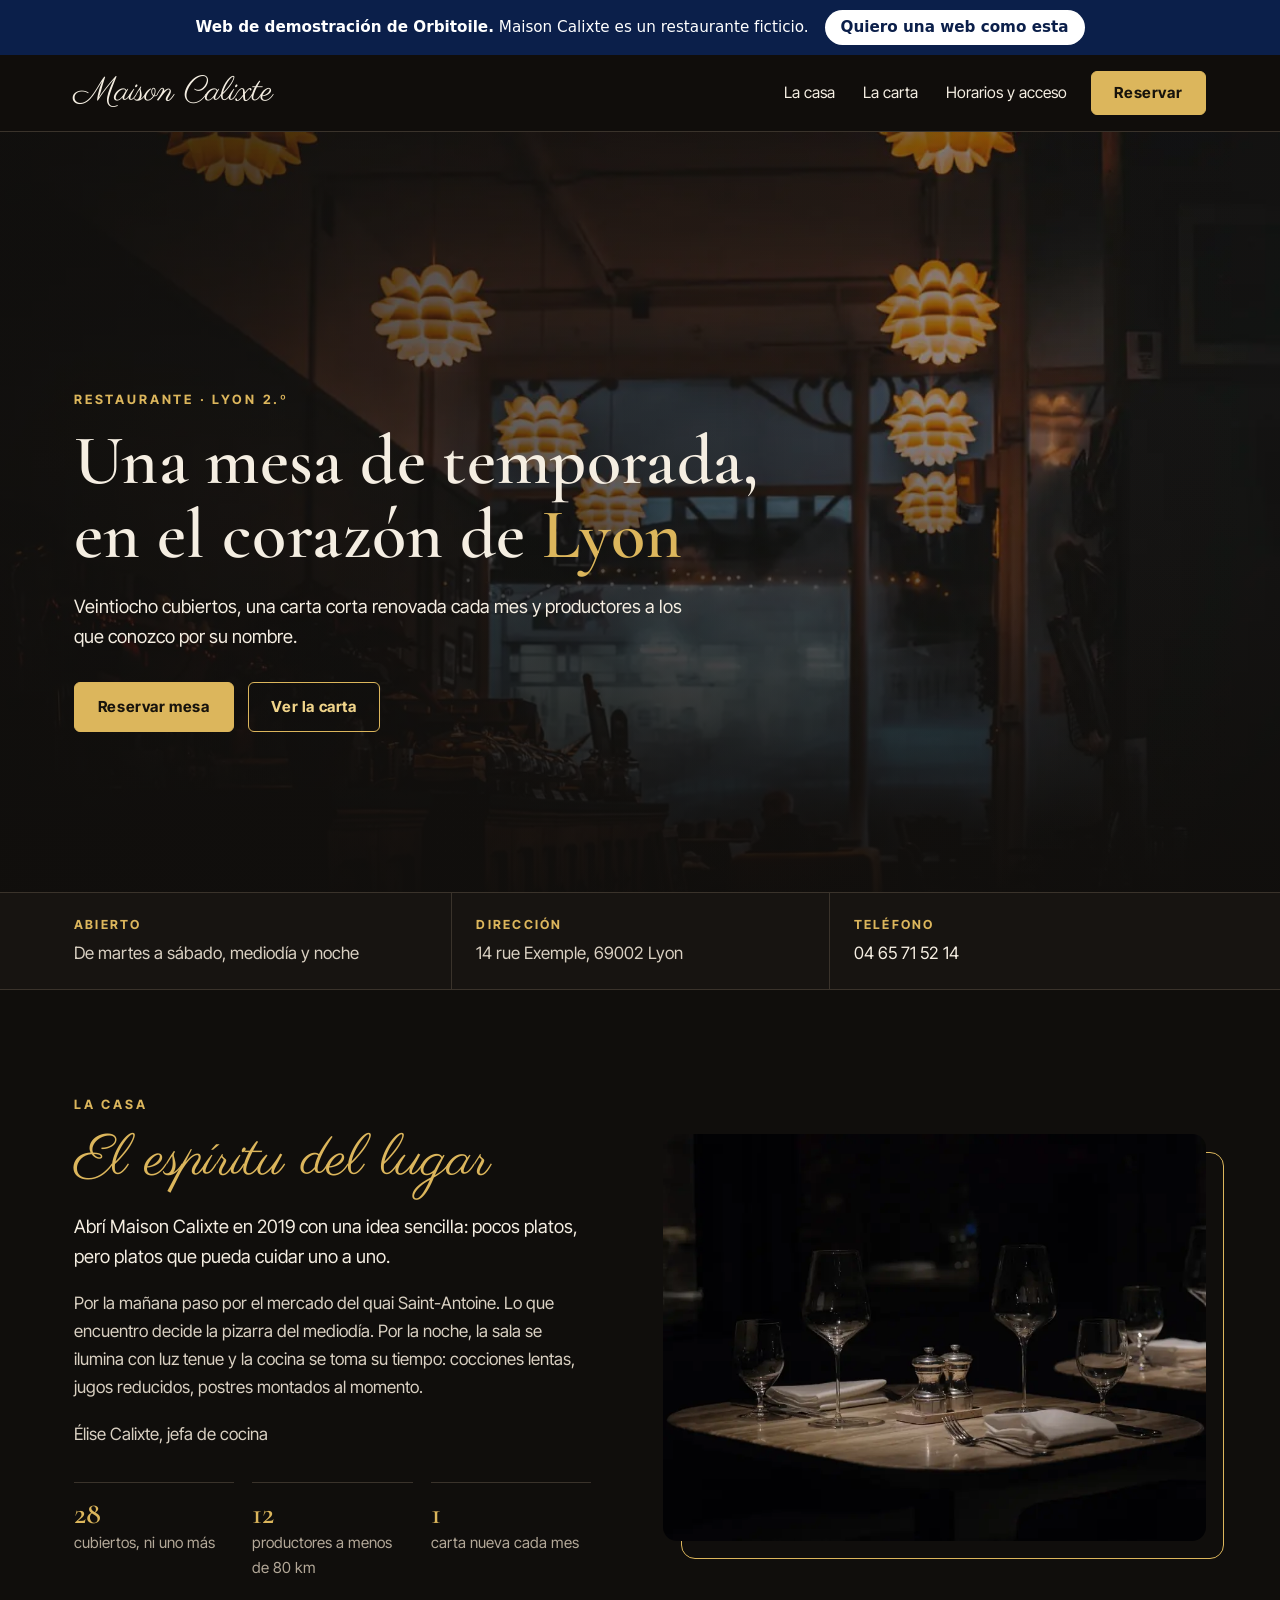
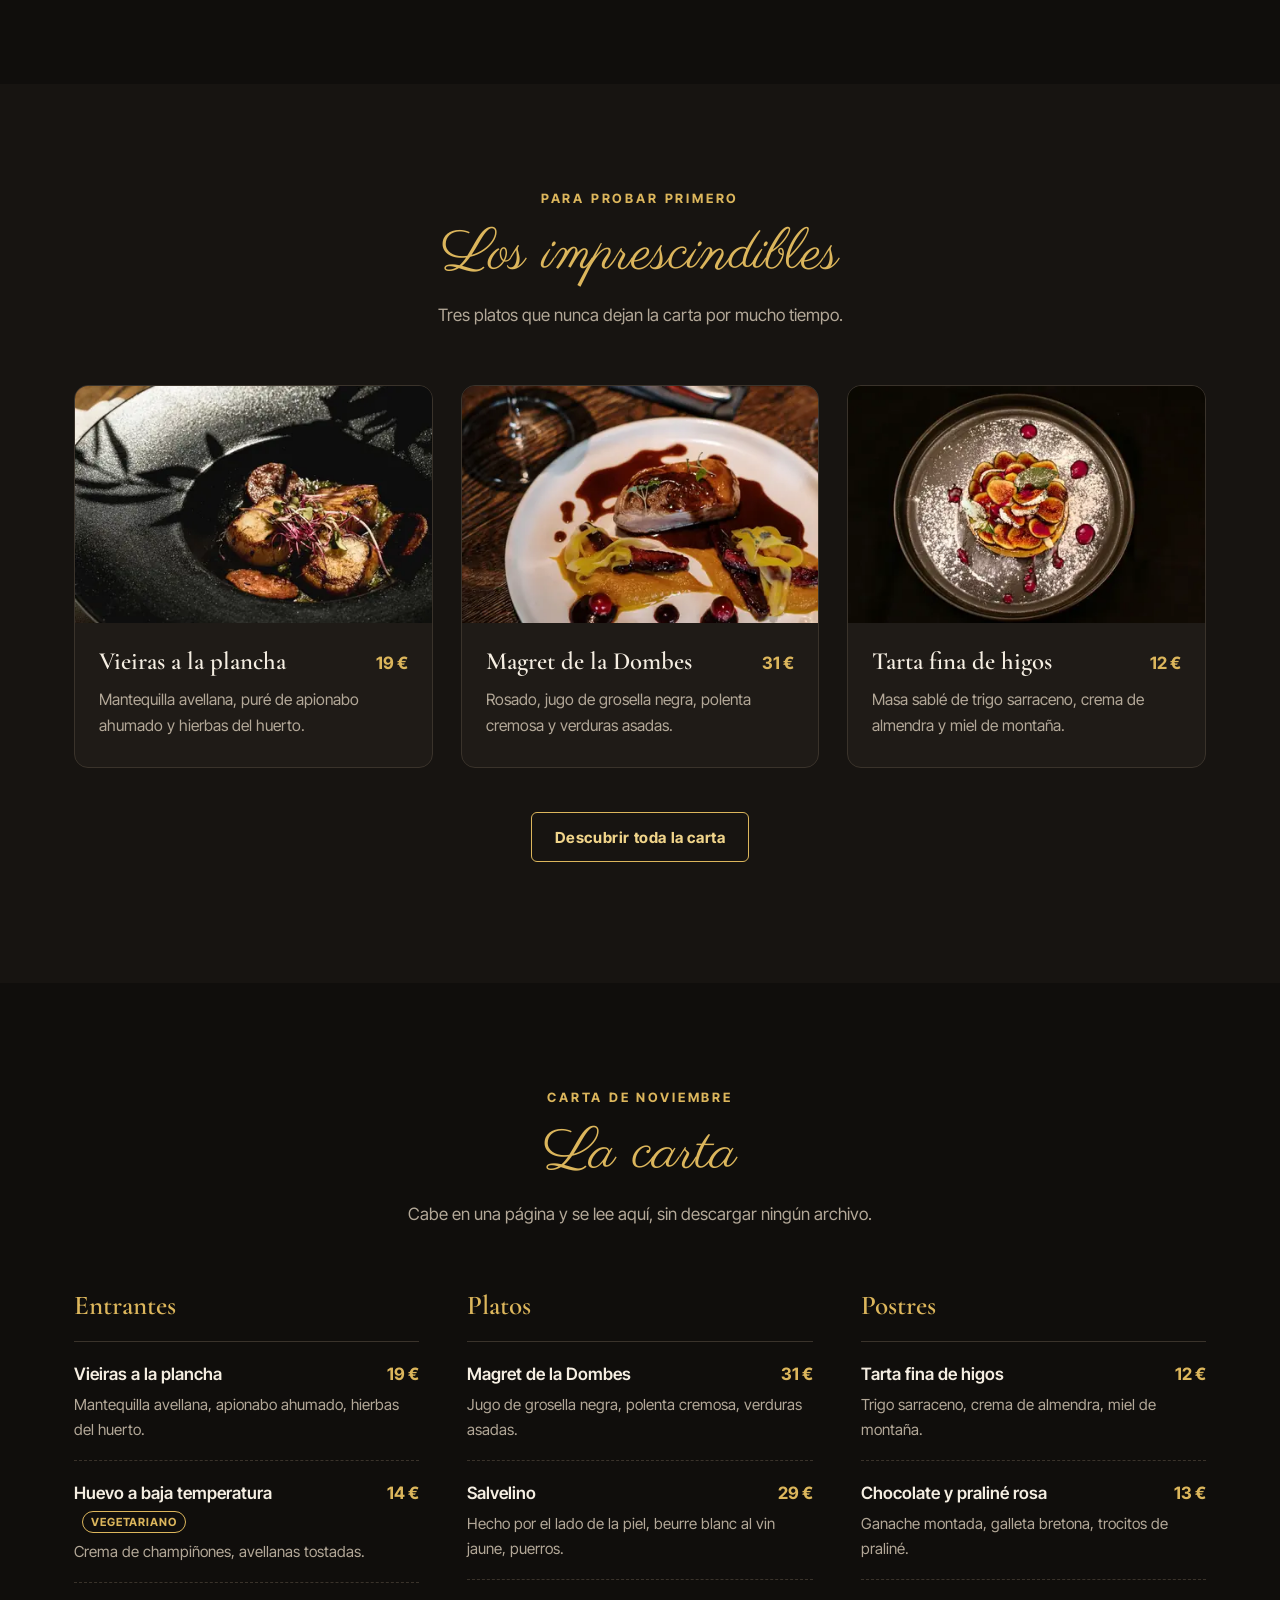
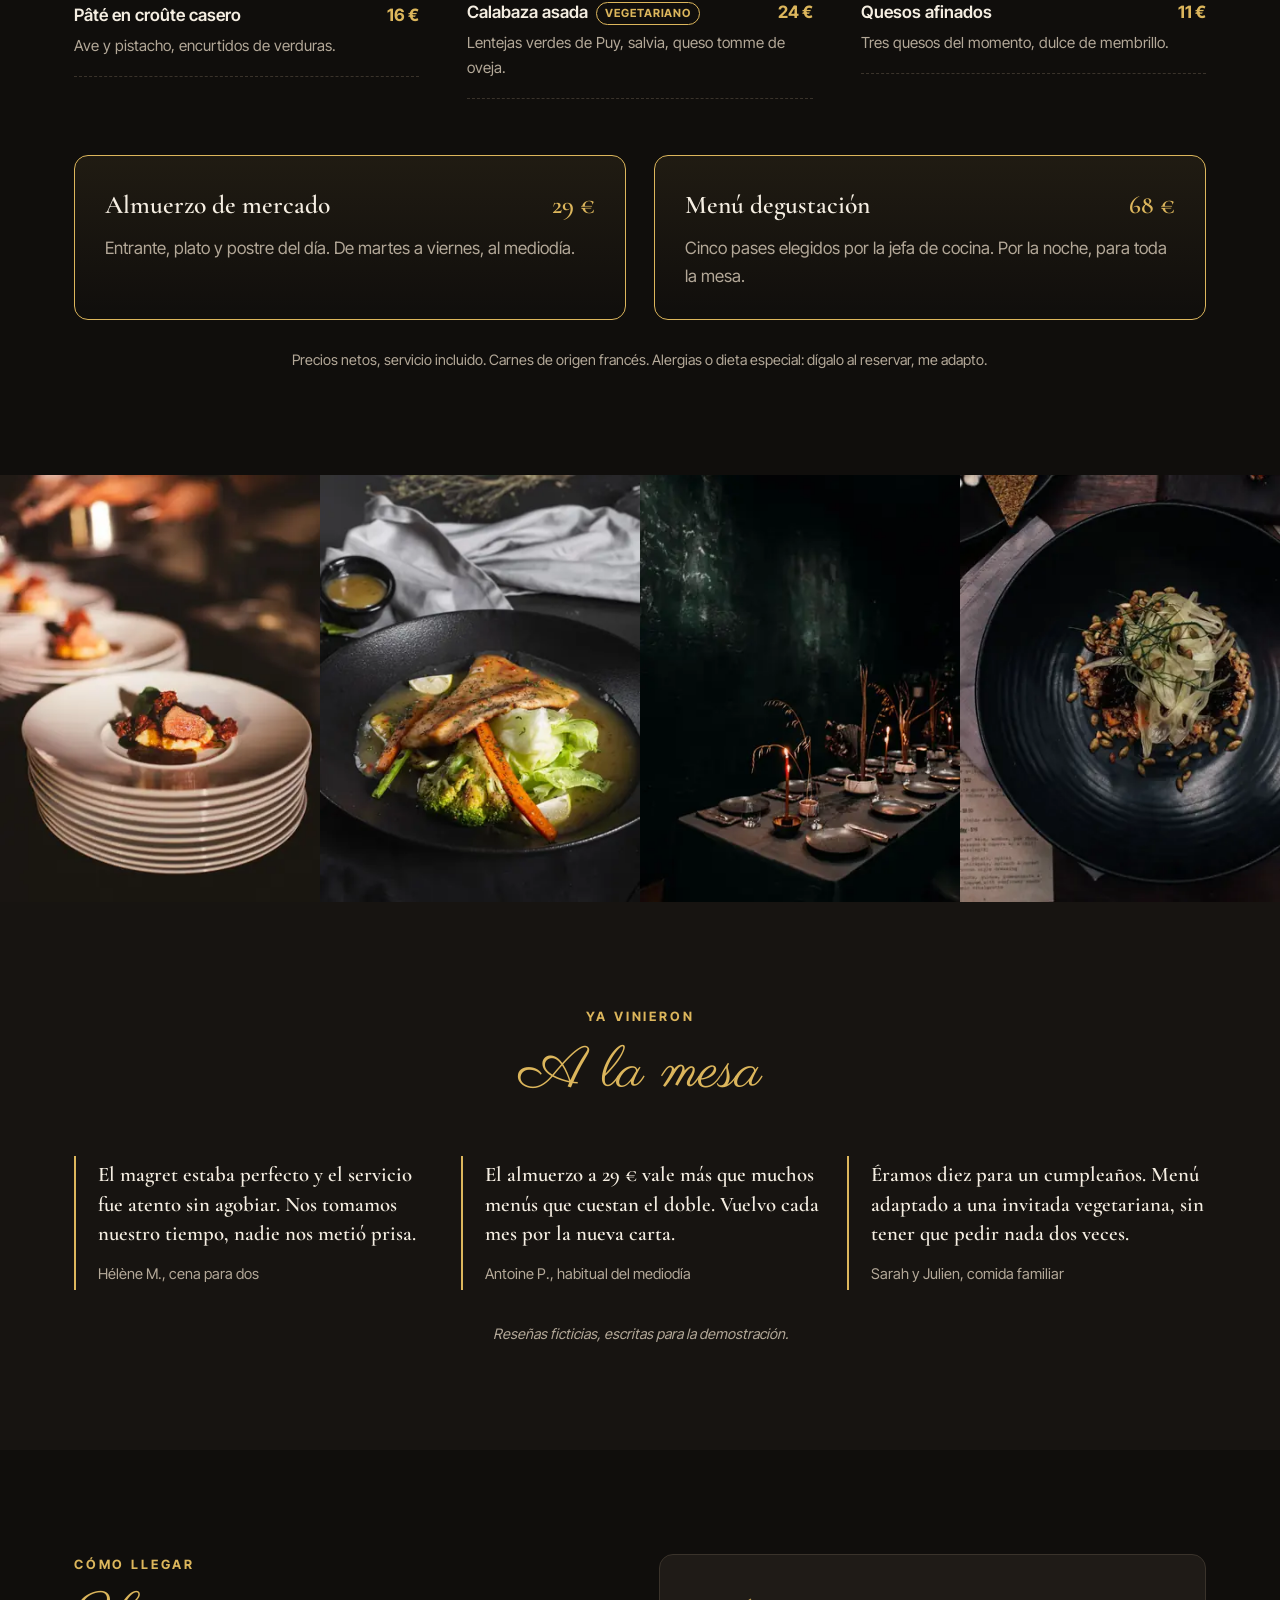
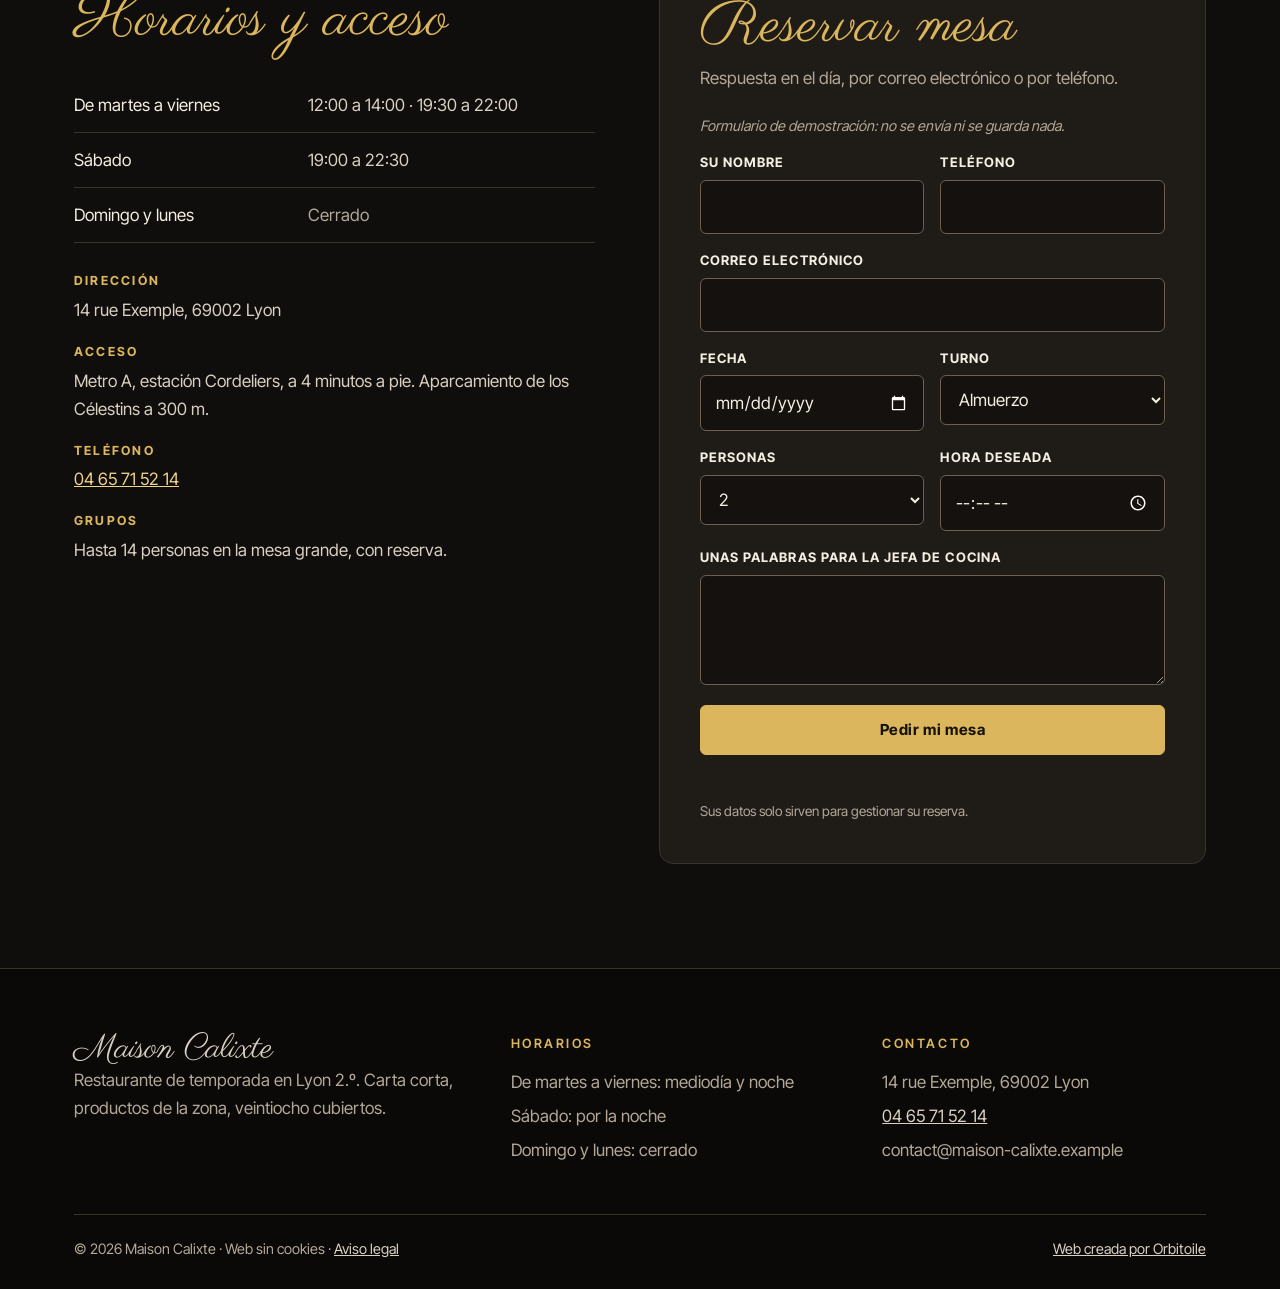
<file: es.html>
<!doctype html>
<html lang="es">
<head>
<meta charset="utf-8">
<meta name="viewport" content="width=device-width, initial-scale=1">
<meta name="robots" content="noindex, nofollow">
<title>Restaurante de temporada en Lyon 2.º | Maison Calixte</title>
<meta name="description" content="Maison Calixte, restaurante en Lyon 2.º: una carta corta de temporada, renovada cada mes. Almuerzo a 29 €, menú degustación por la noche. Reserva en línea.">
<link rel="canonical" href="https://demo.orbitoile.fr/restaurant/es.html">
<meta property="og:type" content="website">
<meta property="og:locale" content="es_ES">
<meta property="og:title" content="Restaurante de temporada en Lyon 2.º | Maison Calixte">
<meta property="og:description" content="Web de demostración realizada por Orbitoile. Maison Calixte es un restaurante ficticio.">
<meta property="og:url" content="https://demo.orbitoile.fr/restaurant/es.html">
<meta property="og:image" content="https://demo.orbitoile.fr/restaurant/og.jpg">
<meta name="theme-color" content="#100e0c">
<link rel="icon" href="favicon.svg" type="image/svg+xml">
<link rel="preload" href="titres-serif.woff2" as="font" type="font/woff2" crossorigin>
<link rel="preload" href="texte.woff2" as="font" type="font/woff2" crossorigin>
<link rel="preload" as="image" href="salle-1280.webp" imagesrcset="salle-haute-480.webp 480w, salle-haute-720.webp 720w" imagesizes="100vw" media="(max-width: 780px)" fetchpriority="high">
<link rel="preload" as="image" href="salle-1280.webp" imagesrcset="salle-800.webp 800w, salle-1280.webp 1280w, salle-1600.webp 1600w" imagesizes="100vw" media="(min-width: 781px)" fetchpriority="high">
<link rel="stylesheet" href="style.css">
</head>
<body>
<a class="evitement" href="#contenu">Ir al contenido</a>
<aside class="demo-bandeau" aria-label="Web de demostración"><span><b>Web de demostración de Orbitoile.</b> Maison Calixte es un restaurante ficticio.</span><a href="https://orbitoile.fr/es/">Quiero una web como esta</a></aside>

<header class="entete">
  <div class="conteneur">
    <a class="logo" href="#haut" aria-label="Maison Calixte, volver arriba">Maison Calixte</a>
    <nav class="nav" aria-label="Secciones">
      <a href="#maison">La casa</a>
      <a href="#carte">La carta</a>
      <a href="#infos">Horarios y acceso</a>
    </nav>
    <a class="btn btn-or" href="#reserver">Reservar</a>
    <details class="menu-mobile">
      <summary>Menú</summary>
      <nav class="menu-panneau" aria-label="Secciones (móvil)">
        <a href="#maison">La casa</a>
        <a href="#incontournables">Los imprescindibles</a>
        <a href="#carte">La carta</a>
        <a href="#infos">Horarios y acceso</a>
        <a href="#reserver">Reservar mesa</a>
      </nav>
    </details>
  </div>
</header>

<main id="contenu">
<section class="heros" id="haut">
  <picture class="heros-photo">
    <source media="(max-width: 780px)" srcset="salle-haute-480.webp 480w, salle-haute-720.webp 720w" sizes="100vw">
    <img src="salle-1280.webp" srcset="salle-800.webp 800w, salle-1280.webp 1280w, salle-1600.webp 1600w" sizes="100vw" width="1280" height="720" alt="El comedor de Maison Calixte, iluminado por lámparas colgantes" fetchpriority="high">
  </picture>
  <div class="conteneur">
    <div class="heros-texte">
      <span class="surtitre">Restaurante · Lyon 2.º</span>
      <h1>Una mesa de temporada, en el corazón de <em>Lyon</em></h1>
      <p>Veintiocho cubiertos, una carta corta renovada cada mes y productores a los que conozco por su nombre.</p>
      <div class="actions">
        <a class="btn btn-or" href="#reserver">Reservar mesa</a>
        <a class="btn btn-ligne" href="#carte">Ver la carta</a>
      </div>
    </div>
  </div>
</section>

<div class="reperes">
  <div class="conteneur">
    <ul>
      <li><b>Abierto</b>De martes a sábado, mediodía y noche</li>
      <li><b>Dirección</b>14 rue Exemple, 69002 Lyon</li>
      <li><b>Teléfono</b><a href="tel:+33465715214">04 65 71 52 14</a></li>
    </ul>
  </div>
</div>

<section class="maison" id="maison">
  <div class="conteneur">
    <div>
      <span class="surtitre">La casa</span>
      <h2 class="script">El espíritu del lugar</h2>
      <p class="fort">Abrí Maison Calixte en 2019 con una idea sencilla: pocos platos, pero platos que pueda cuidar uno a uno.</p>
      <p>Por la mañana paso por el mercado del quai Saint-Antoine. Lo que encuentro decide la pizarra del mediodía. Por la noche, la sala se ilumina con luz tenue y la cocina se toma su tiempo: cocciones lentas, jugos reducidos, postres montados al momento.</p>
      <p>Élise Calixte, jefa de cocina</p>
      <ul class="faits">
        <li><b>28</b>cubiertos, ni uno más</li>
        <li><b>12</b>productores a menos de 80 km</li>
        <li><b>1</b>carta nueva cada mes</li>
      </ul>
    </div>
    <div class="maison-photo">
      <img src="table-880.webp" srcset="table-520.webp 520w, table-880.webp 880w" sizes="(max-width: 1000px) 88vw, 540px" width="880" height="660" loading="lazy" alt="Una mesa puesta, copas y servilletas dobladas">
    </div>
  </div>
</section>

<section class="incontournables" id="incontournables">
  <div class="conteneur">
    <div class="centre">
      <span class="surtitre">Para probar primero</span>
      <h2 class="script">Los imprescindibles</h2>
      <p class="intro">Tres platos que nunca dejan la carta por mucho tiempo.</p>
    </div>
    <ul class="plats">
      <li class="plat">
        <img src="plat-saint-jacques-720.webp" srcset="plat-saint-jacques-420.webp 420w, plat-saint-jacques-720.webp 720w" sizes="(max-width: 1000px) 88vw, 360px" width="720" height="480" loading="lazy" alt="Vieiras a la plancha en un plato negro">
        <div class="plat-texte">
          <div class="plat-ligne"><h3>Vieiras a la plancha</h3><span class="prix">19 €</span></div>
          <p>Mantequilla avellana, puré de apionabo ahumado y hierbas del huerto.</p>
        </div>
      </li>
      <li class="plat">
        <img src="plat-canard-720.webp" srcset="plat-canard-420.webp 420w, plat-canard-720.webp 720w" sizes="(max-width: 1000px) 88vw, 360px" width="720" height="480" loading="lazy" alt="Magret de pato en lonchas, jugo de frutos rojos">
        <div class="plat-texte">
          <div class="plat-ligne"><h3>Magret de la Dombes</h3><span class="prix">31 €</span></div>
          <p>Rosado, jugo de grosella negra, polenta cremosa y verduras asadas.</p>
        </div>
      </li>
      <li class="plat">
        <img src="plat-tarte-720.webp" srcset="plat-tarte-420.webp 420w, plat-tarte-720.webp 720w" sizes="(max-width: 1000px) 88vw, 360px" width="720" height="480" loading="lazy" alt="Tarta fina de higos vista desde arriba">
        <div class="plat-texte">
          <div class="plat-ligne"><h3>Tarta fina de higos</h3><span class="prix">12 €</span></div>
          <p>Masa sablé de trigo sarraceno, crema de almendra y miel de montaña.</p>
        </div>
      </li>
    </ul>
    <p class="suite"><a class="btn btn-ligne" href="#carte">Descubrir toda la carta</a></p>
  </div>
</section>

<section class="carte" id="carte">
  <div class="conteneur">
    <div class="centre">
      <span class="surtitre">Carta de noviembre</span>
      <h2 class="script">La carta</h2>
      <p class="intro">Cabe en una página y se lee aquí, sin descargar ningún archivo.</p>
    </div>
    <div class="carte-grille">
      <div>
        <h3>Entrantes</h3>
        <dl>
          <div class="mets"><dt><span>Vieiras a la plancha</span><span class="prix">19 €</span></dt><dd>Mantequilla avellana, apionabo ahumado, hierbas del huerto.</dd></div>
          <div class="mets"><dt><span>Huevo a baja temperatura<span class="vege">Vegetariano</span></span><span class="prix">14 €</span></dt><dd>Crema de champiñones, avellanas tostadas.</dd></div>
          <div class="mets"><dt><span>Pâté en croûte casero</span><span class="prix">16 €</span></dt><dd>Ave y pistacho, encurtidos de verduras.</dd></div>
        </dl>
      </div>
      <div>
        <h3>Platos</h3>
        <dl>
          <div class="mets"><dt><span>Magret de la Dombes</span><span class="prix">31 €</span></dt><dd>Jugo de grosella negra, polenta cremosa, verduras asadas.</dd></div>
          <div class="mets"><dt><span>Salvelino</span><span class="prix">29 €</span></dt><dd>Hecho por el lado de la piel, beurre blanc al vin jaune, puerros.</dd></div>
          <div class="mets"><dt><span>Calabaza asada<span class="vege">Vegetariano</span></span><span class="prix">24 €</span></dt><dd>Lentejas verdes de Puy, salvia, queso tomme de oveja.</dd></div>
        </dl>
      </div>
      <div>
        <h3>Postres</h3>
        <dl>
          <div class="mets"><dt><span>Tarta fina de higos</span><span class="prix">12 €</span></dt><dd>Trigo sarraceno, crema de almendra, miel de montaña.</dd></div>
          <div class="mets"><dt><span>Chocolate y praliné rosa</span><span class="prix">13 €</span></dt><dd>Ganache montada, galleta bretona, trocitos de praliné.</dd></div>
          <div class="mets"><dt><span>Quesos afinados</span><span class="prix">11 €</span></dt><dd>Tres quesos del momento, dulce de membrillo.</dd></div>
        </dl>
      </div>
    </div>
    <div class="formules">
      <div class="formule"><h3><span>Almuerzo de mercado</span><span class="prix">29 €</span></h3><p>Entrante, plato y postre del día. De martes a viernes, al mediodía.</p></div>
      <div class="formule"><h3><span>Menú degustación</span><span class="prix">68 €</span></h3><p>Cinco pases elegidos por la jefa de cocina. Por la noche, para toda la mesa.</p></div>
    </div>
    <p class="note">Precios netos, servicio incluido. Carnes de origen francés. Alergias o dieta especial: dígalo al reservar, me adapto.</p>
  </div>
</section>

<section class="galerie" aria-label="Algunas imágenes de la casa">
  <ul>
    <li><img src="galerie-passe-560.webp" srcset="galerie-passe-360.webp 360w, galerie-passe-560.webp 560w" sizes="(max-width: 1000px) 50vw, 25vw" width="560" height="747" loading="lazy" alt="Platos listos para salir a sala"></li>
    <li><img src="galerie-poisson-560.webp" srcset="galerie-poisson-360.webp 360w, galerie-poisson-560.webp 560w" sizes="(max-width: 1000px) 50vw, 25vw" width="560" height="747" loading="lazy" alt="Pescado a la parrilla y verduras de temporada"></li>
    <li><img src="galerie-table-560.webp" srcset="galerie-table-360.webp 360w, galerie-table-560.webp 560w" sizes="(max-width: 1000px) 50vw, 25vw" width="560" height="747" loading="lazy" alt="La mesa grande, puesta a la luz de las velas"></li>
    <li><img src="galerie-assiette-560.webp" srcset="galerie-assiette-360.webp 360w, galerie-assiette-560.webp 560w" sizes="(max-width: 1000px) 50vw, 25vw" width="560" height="747" loading="lazy" alt="Un entrante emplatado en un plato hondo"></li>
  </ul>
</section>

<section class="avis" id="avis">
  <div class="conteneur">
    <div class="centre">
      <span class="surtitre">Ya vinieron</span>
      <h2 class="script">A la mesa</h2>
    </div>
    <ul>
      <li><blockquote>El magret estaba perfecto y el servicio fue atento sin agobiar. Nos tomamos nuestro tiempo, nadie nos metió prisa.</blockquote><cite>Hélène M., cena para dos</cite></li>
      <li><blockquote>El almuerzo a 29 € vale más que muchos menús que cuestan el doble. Vuelvo cada mes por la nueva carta.</blockquote><cite>Antoine P., habitual del mediodía</cite></li>
      <li><blockquote>Éramos diez para un cumpleaños. Menú adaptado a una invitada vegetariana, sin tener que pedir nada dos veces.</blockquote><cite>Sarah y Julien, comida familiar</cite></li>
    </ul>
    <span class="demo-note">Reseñas ficticias, escritas para la demostración.</span>
  </div>
</section>

<section class="infos" id="infos">
  <div class="conteneur">
    <div>
      <span class="surtitre">Cómo llegar</span>
      <h2 class="script">Horarios y acceso</h2>
      <table class="horaires">
        <caption class="sr">Horario de apertura</caption>
        <tbody>
          <tr><th scope="row">De martes a viernes</th><td>12:00 a 14:00 · 19:30 a 22:00</td></tr>
          <tr><th scope="row">Sábado</th><td>19:00 a 22:30</td></tr>
          <tr><th scope="row">Domingo y lunes</th><td class="ferme">Cerrado</td></tr>
        </tbody>
      </table>
      <address class="adresse">
        <b>Dirección</b>14 rue Exemple, 69002 Lyon
        <b>Acceso</b>Metro A, estación Cordeliers, a 4 minutos a pie. Aparcamiento de los Célestins a 300 m.
        <b>Teléfono</b><a href="tel:+33465715214">04 65 71 52 14</a>
        <b>Grupos</b>Hasta 14 personas en la mesa grande, con reserva.
      </address>
    </div>
    <div class="reserver" id="reserver">
      <h2 class="script">Reservar mesa</h2>
      <p>Respuesta en el día, por correo electrónico o por teléfono.</p>
      <form class="formulaire" action="#reserver" method="get">
        <p class="demo-note">Formulario de demostración: no se envía ni se guarda nada.</p>
        <div class="champs">
          <div class="champ"><label for="f-nom">Su nombre</label><input id="f-nom" name="nom" type="text" autocomplete="name" required></div>
          <div class="champ"><label for="f-tel">Teléfono</label><input id="f-tel" name="telephone" type="tel" autocomplete="tel" required></div>
          <div class="champ large"><label for="f-mail">Correo electrónico</label><input id="f-mail" name="email" type="email" autocomplete="email"></div>
          <div class="champ"><label for="f-date">Fecha</label><input id="f-date" name="date" type="date" required></div>
          <div class="champ"><label for="f-service">Turno</label><select id="f-service" name="service"><option>Almuerzo</option><option>Cena</option></select></div>
          <div class="champ"><label for="f-nb">Personas</label><select id="f-nb" name="personnes"><option>1</option><option selected>2</option><option>3</option><option>4</option><option>5</option><option>6</option><option>7 o más</option></select></div>
          <div class="champ"><label for="f-heure">Hora deseada</label><input id="f-heure" name="heure" type="time"></div>
          <div class="champ large"><label for="f-msg">Unas palabras para la jefa de cocina</label><textarea id="f-msg" name="message" rows="3"></textarea></div>
        </div>
        <button class="btn btn-or" type="submit">Pedir mi mesa</button>
        <p class="etat" role="status" aria-live="polite"></p>
        <p class="petit">Sus datos solo sirven para gestionar su reserva.</p>
      </form>
    </div>
  </div>
</section>
</main>

<footer class="pied">
  <div class="conteneur">
    <div class="pied-grille">
      <div><a class="logo" href="#haut">Maison Calixte</a><p>Restaurante de temporada en Lyon 2.º. Carta corta, productos de la zona, veintiocho cubiertos.</p></div>
      <div><h3>Horarios</h3><p>De martes a viernes: mediodía y noche</p><p>Sábado: por la noche</p><p>Domingo y lunes: cerrado</p></div>
      <div><h3>Contacto</h3><p>14 rue Exemple, 69002 Lyon</p><p><a href="tel:+33465715214">04 65 71 52 14</a></p><p>contact@maison-calixte.example</p></div>
    </div>
    <div class="pied-bas">
      <span>© 2026 Maison Calixte · Web sin cookies · <a href="aviso-legal.html">Aviso legal</a></span>
      <a href="https://orbitoile.fr/es/">Web creada por Orbitoile</a>
    </div>
  </div>
</footer>
<div class="barre-mobile">
  <a class="btn btn-ligne" href="tel:+33465715214">Llamar</a>
  <a class="btn btn-or" href="#reserver">Reservar</a>
</div>
<script src="site.js" defer></script>
</body>
</html>
</file>
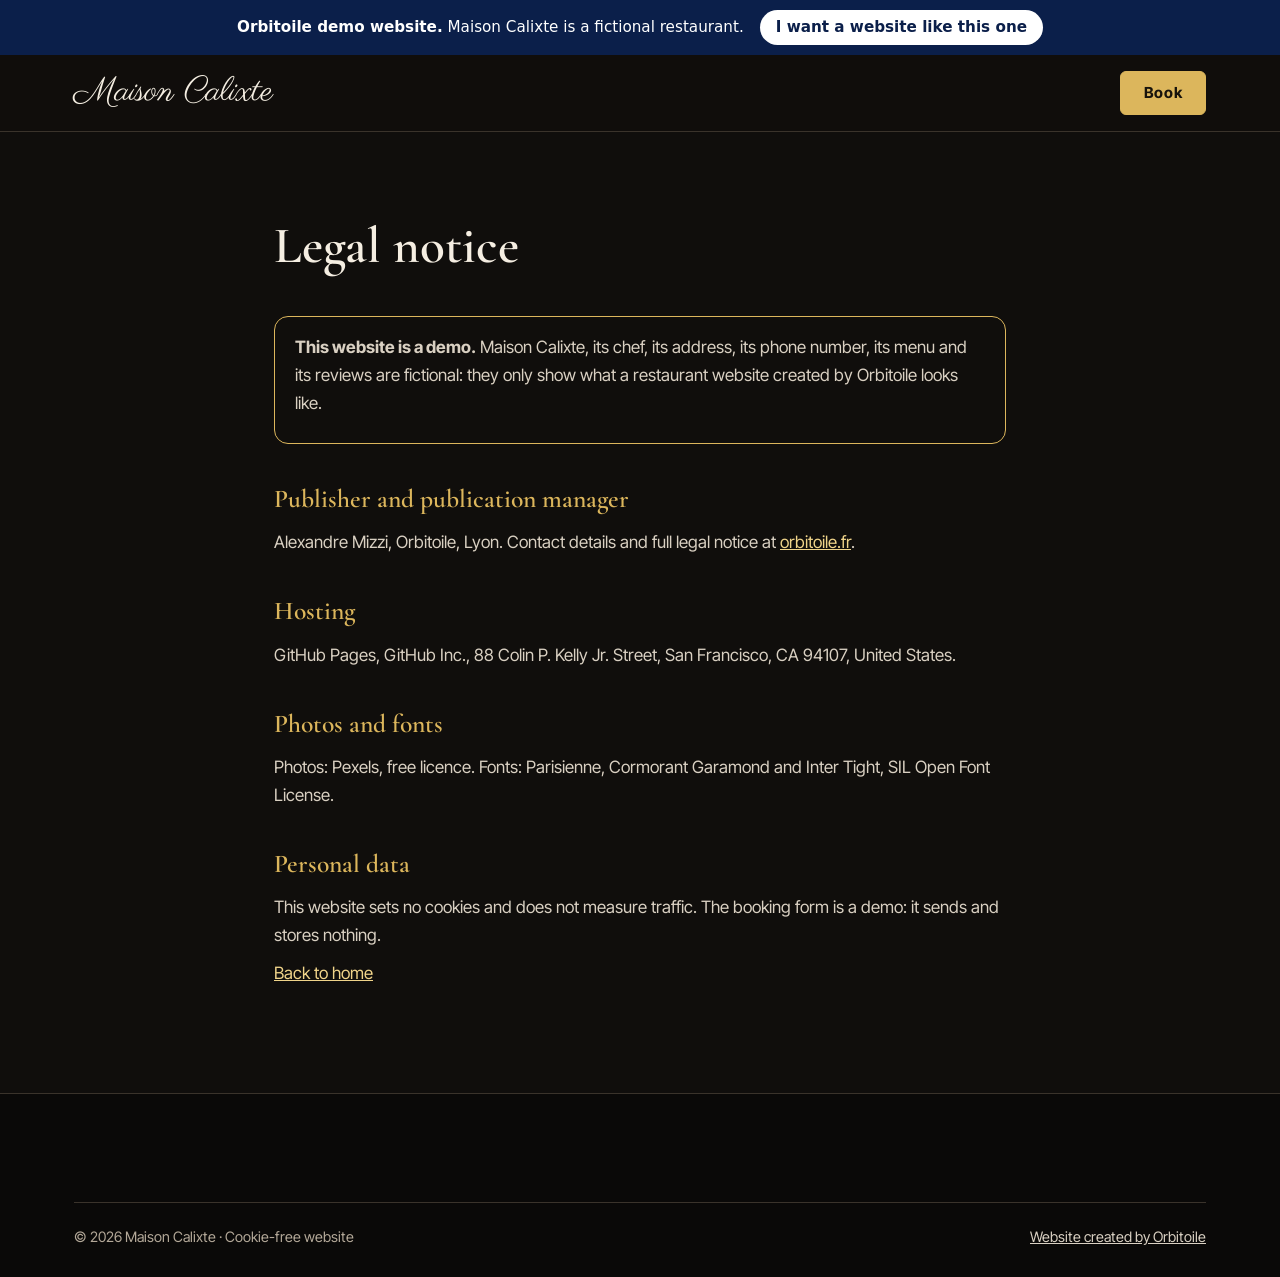
<file: legal-notice.html>
<!doctype html>
<html lang="en">
<head>
<meta charset="utf-8">
<meta name="viewport" content="width=device-width, initial-scale=1">
<meta name="robots" content="noindex, nofollow">
<title>Legal notice | Maison Calixte</title>
<meta name="description" content="Maison Calixte, restaurant in Lyon 2nd: a short seasonal menu, changed every month. Lunch at €29, tasting menu in the evening. Online booking.">
<link rel="canonical" href="https://demo.orbitoile.fr/restaurant/legal-notice.html">
<meta property="og:type" content="website">
<meta property="og:locale" content="en_GB">
<meta property="og:title" content="Seasonal restaurant in Lyon 2nd | Maison Calixte">
<meta property="og:description" content="Demo website made by Orbitoile. Maison Calixte is a fictional restaurant.">
<meta property="og:url" content="https://demo.orbitoile.fr/restaurant/en.html">
<meta property="og:image" content="https://demo.orbitoile.fr/restaurant/og.jpg">
<meta name="theme-color" content="#100e0c">
<link rel="icon" href="favicon.svg" type="image/svg+xml">
<link rel="preload" href="titres-serif.woff2" as="font" type="font/woff2" crossorigin>
<link rel="preload" href="texte.woff2" as="font" type="font/woff2" crossorigin>
<link rel="stylesheet" href="style.css">
</head>
<body>
<a class="evitement" href="#contenu">Skip to content</a>
<aside class="demo-bandeau" aria-label="Demo website"><span><b>Orbitoile demo website.</b> Maison Calixte is a fictional restaurant.</span><a href="https://orbitoile.fr/en/">I want a website like this one</a></aside>
<header class="entete">
  <div class="conteneur">
    <a class="logo" href="en.html">Maison Calixte</a>
    <a class="btn btn-or" href="en.html#reserver">Book</a>
  </div>
</header>
<main id="contenu" class="page-texte">
  <div class="conteneur">
    <h1>Legal notice</h1>
    <div class="demo-encart"><p><strong>This website is a demo.</strong> Maison Calixte, its chef, its address, its phone number, its menu and its reviews are fictional: they only show what a restaurant website created by Orbitoile looks like.</p></div>
    <h2>Publisher and publication manager</h2>
    <p>Alexandre Mizzi, Orbitoile, Lyon. Contact details and full legal notice at <a href="https://orbitoile.fr/en/">orbitoile.fr</a>.</p>
    <h2>Hosting</h2>
    <p>GitHub Pages, GitHub Inc., 88 Colin P. Kelly Jr. Street, San Francisco, CA 94107, United States.</p>
    <h2>Photos and fonts</h2>
    <p>Photos: Pexels, free licence. Fonts: Parisienne, Cormorant Garamond and Inter Tight, SIL Open Font License.</p>
    <h2>Personal data</h2>
    <p>This website sets no cookies and does not measure traffic. The booking form is a demo: it sends and stores nothing.</p>
    <p><a href="en.html">Back to home</a></p>
  </div>
</main>
<footer class="pied">
  <div class="conteneur">
    <div class="pied-bas">
      <span>© 2026 Maison Calixte · Cookie-free website</span>
      <a href="https://orbitoile.fr/en/">Website created by Orbitoile</a>
    </div>
  </div>
</footer>
</body>
</html>
</file>
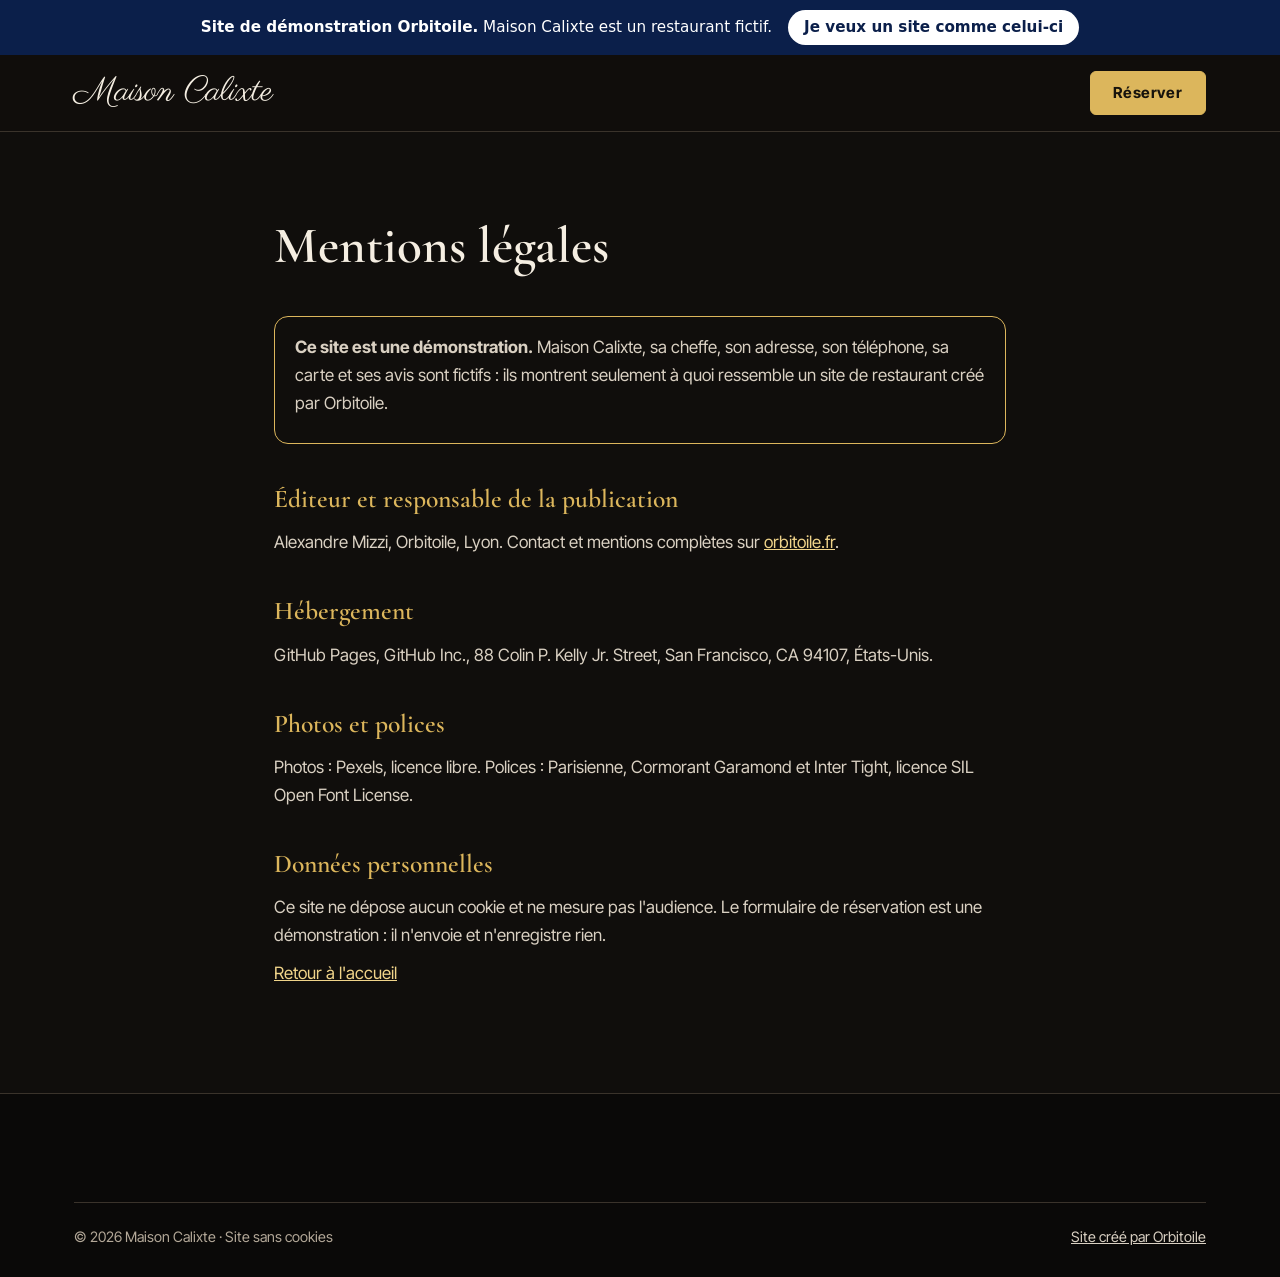
<file: mentions-legales.html>
<!doctype html>
<html lang="fr">
<head>
<meta charset="utf-8">
<meta name="viewport" content="width=device-width, initial-scale=1">
<meta name="robots" content="noindex, nofollow">
<title>Mentions légales | Maison Calixte</title>
<meta name="description" content="Maison Calixte, restaurant à Lyon 2e : une carte courte de saison, refaite chaque mois. Déjeuner à 29 €, menu dégustation le soir. Réservation en ligne.">
<link rel="canonical" href="https://demo.orbitoile.fr/restaurant/mentions-legales.html">
<meta property="og:type" content="website">
<meta property="og:locale" content="fr_FR">
<meta property="og:title" content="Restaurant de saison à Lyon 2e | Maison Calixte">
<meta property="og:description" content="Site de démonstration réalisé par Orbitoile. Maison Calixte est un restaurant fictif.">
<meta property="og:url" content="https://demo.orbitoile.fr/restaurant/">
<meta property="og:image" content="https://demo.orbitoile.fr/restaurant/og.jpg">
<meta name="theme-color" content="#100e0c">
<link rel="icon" href="favicon.svg" type="image/svg+xml">
<link rel="preload" href="titres-serif.woff2" as="font" type="font/woff2" crossorigin>
<link rel="preload" href="texte.woff2" as="font" type="font/woff2" crossorigin>
<link rel="stylesheet" href="style.css">
</head>
<body>
<a class="evitement" href="#contenu">Aller au contenu</a>
<aside class="demo-bandeau" aria-label="Site de démonstration"><span><b>Site de démonstration Orbitoile.</b> Maison Calixte est un restaurant fictif.</span><a href="https://orbitoile.fr/">Je veux un site comme celui-ci</a></aside>
<header class="entete">
  <div class="conteneur">
    <a class="logo" href="index.html">Maison Calixte</a>
    <a class="btn btn-or" href="index.html#reserver">Réserver</a>
  </div>
</header>
<main id="contenu" class="page-texte">
  <div class="conteneur">
    <h1>Mentions légales</h1>
    <div class="demo-encart"><p><strong>Ce site est une démonstration.</strong> Maison Calixte, sa cheffe, son adresse, son téléphone, sa carte et ses avis sont fictifs : ils montrent seulement à quoi ressemble un site de restaurant créé par Orbitoile.</p></div>
    <h2>Éditeur et responsable de la publication</h2>
    <p>Alexandre Mizzi, Orbitoile, Lyon. Contact et mentions complètes sur <a href="https://orbitoile.fr/">orbitoile.fr</a>.</p>
    <h2>Hébergement</h2>
    <p>GitHub Pages, GitHub Inc., 88 Colin P. Kelly Jr. Street, San Francisco, CA 94107, États-Unis.</p>
    <h2>Photos et polices</h2>
    <p>Photos : Pexels, licence libre. Polices : Parisienne, Cormorant Garamond et Inter Tight, licence SIL Open Font License.</p>
    <h2>Données personnelles</h2>
    <p>Ce site ne dépose aucun cookie et ne mesure pas l'audience. Le formulaire de réservation est une démonstration : il n'envoie et n'enregistre rien.</p>
    <p><a href="index.html">Retour à l'accueil</a></p>
  </div>
</main>
<footer class="pied">
  <div class="conteneur">
    <div class="pied-bas">
      <span>© 2026 Maison Calixte · Site sans cookies</span>
      <a href="https://orbitoile.fr">Site créé par Orbitoile</a>
    </div>
  </div>
</footer>
</body>
</html>
</file>
<file: style.css>
/* Modèle restaurant Orbitoile (proposition du 13 novembre 2026). Aucun cookie, aucune ressource extérieure. */
@font-face{font-family:"Script";src:url(titres-script.woff2) format("woff2");font-weight:400;font-style:normal;font-display:swap}
@font-face{font-family:"Serif";src:url(titres-serif.woff2) format("woff2");font-weight:600;font-style:normal;font-display:swap}
@font-face{font-family:"Texte";src:url(texte.woff2) format("woff2");font-weight:100 900;font-style:normal;font-display:swap}

:root{
  --nuit:#100e0c;
  --nuit-2:#171411;
  --nuit-3:#1f1b17;
  --ligne:#3a332b;
  --or:#dcb65c;
  --or-clair:#f0d48a;
  --creme:#f5eee2;
  --texte:#d9d0c2;
  --doux:#b3a898;
  --rayon:14px;
  --largeur:1180px;
}
*{box-sizing:border-box}
html{scroll-behavior:smooth;scroll-padding-top:96px;-webkit-text-size-adjust:100%}
body{margin:0;background:var(--nuit);color:var(--texte);font:400 1.0625rem/1.65 "Texte",system-ui,-apple-system,"Segoe UI",Roboto,sans-serif}
img{max-width:100%;height:auto;display:block}
a{color:var(--or-clair)}
a:focus-visible,button:focus-visible,input:focus-visible,select:focus-visible,textarea:focus-visible,summary:focus-visible{outline:3px solid var(--or-clair);outline-offset:3px}
.conteneur{width:100%;max-width:var(--largeur);margin:0 auto;padding:0 24px}
.sr{position:absolute;width:1px;height:1px;overflow:hidden;clip-path:inset(50%);white-space:nowrap}
.evitement{position:absolute;left:-999px;top:0;background:var(--or);color:#111;padding:10px 16px;z-index:100;font-weight:700}
.evitement:focus{left:8px;top:8px}

h1,h2,h3{margin:0;color:var(--creme);font-weight:600}
.script{font-family:"Script",cursive;font-weight:400;color:var(--or);line-height:1.1}
h2.script{font-size:clamp(2.6rem,6vw,3.6rem)}
.surtitre{display:block;font-size:.8rem;font-weight:700;letter-spacing:.22em;text-transform:uppercase;color:var(--or);margin-bottom:14px}
.centre{text-align:center}
.intro{max-width:38em;margin:14px auto 0;color:var(--doux)}

.btn{display:inline-flex;align-items:center;justify-content:center;gap:.5em;min-height:50px;padding:0 1.5em;border-radius:6px;border:1px solid var(--or);font:700 .95rem/1 "Texte",sans-serif;letter-spacing:.04em;text-decoration:none;cursor:pointer;transition:background-color .2s,color .2s}
.btn-or{background:var(--or);color:#17130c}
.btn-or:hover{background:var(--or-clair)}
.btn-ligne{background:transparent;color:var(--or-clair)}
.btn-ligne:hover{background:rgb(220 182 92 / .14)}

/* En-tête */
.entete{position:sticky;top:0;z-index:50;background:rgb(16 14 12 / .94);border-bottom:1px solid var(--ligne)}
.entete .conteneur{display:flex;align-items:center;gap:24px;min-height:76px}
.logo{font-family:"Script",cursive;font-size:2.1rem;line-height:1;white-space:nowrap;color:var(--creme);text-decoration:none;margin-right:auto;padding:6px 0}
.nav{display:flex;align-items:center;gap:28px}
.nav a{color:var(--creme);text-decoration:none;font-size:.98rem;padding:8px 0}
.nav a:hover{color:var(--or-clair)}
.entete .btn{min-height:44px}
.menu-mobile{display:none}

/* Haut de page */
.heros{position:relative;min-height:min(86vh,760px);display:flex;align-items:flex-end;isolation:isolate}
.heros-photo{position:absolute;inset:0;z-index:-2}
.heros-photo img{width:100%;height:100%;object-fit:cover}
.heros::after{content:"";position:absolute;inset:0;z-index:-1;background:linear-gradient(90deg,rgb(16 14 12 / .72) 0,rgb(16 14 12 / .35) 55%,rgb(16 14 12 / 0) 100%),linear-gradient(180deg,rgb(16 14 12 / .4) 0,rgb(16 14 12 / .3) 35%,rgb(16 14 12 / .93) 100%)}
.heros-texte{padding:120px 0 56px;max-width:44rem}
.heros h1{font-family:"Serif",Georgia,serif;font-size:clamp(2.5rem,6.2vw,4.4rem);line-height:1.04;letter-spacing:.005em}
.heros h1 em{font-style:normal;color:var(--or)}
.heros p{font-size:1.15rem;color:var(--creme);max-width:34em;margin:20px 0 30px}
.actions{display:flex;flex-wrap:wrap;gap:14px}
.reperes{border-top:1px solid var(--ligne);border-bottom:1px solid var(--ligne);background:var(--nuit-2)}
.reperes ul{list-style:none;margin:0;padding:0;display:grid;grid-template-columns:repeat(3,1fr)}
.reperes li{padding:22px 24px;border-left:1px solid var(--ligne)}
.reperes li:first-child{border-left:0;padding-left:0}
.reperes b{display:block;color:var(--or);font-size:.78rem;letter-spacing:.18em;text-transform:uppercase;margin-bottom:4px}
.reperes a{color:var(--creme);text-decoration:none}
.reperes a:hover{text-decoration:underline}

section{padding:104px 0}

/* La maison */
.maison .conteneur{display:grid;grid-template-columns:1fr 1.05fr;gap:72px;align-items:center}
.maison p{margin:18px 0 0}
.maison .fort{color:var(--creme);font-size:1.15rem}
.maison-photo{position:relative}
.maison-photo img{border-radius:var(--rayon);width:100%}
.maison-photo::before{content:"";position:absolute;inset:18px -18px -18px 18px;border:1px solid var(--or);border-radius:var(--rayon);z-index:-1}
.faits{list-style:none;margin:34px 0 0;padding:0;display:grid;grid-template-columns:repeat(3,1fr);gap:18px}
.faits li{border-top:1px solid var(--ligne);padding-top:14px;font-size:.95rem;color:var(--doux)}
.faits b{display:block;font-family:"Serif",Georgia,serif;font-size:1.9rem;line-height:1.1;color:var(--or)}

/* Incontournables */
.incontournables{background:var(--nuit-2)}
.plats{list-style:none;margin:56px 0 0;padding:0;display:grid;grid-template-columns:repeat(3,1fr);gap:28px}
.plat{background:var(--nuit-3);border:1px solid var(--ligne);border-radius:var(--rayon);overflow:hidden;display:flex;flex-direction:column}
.plat img{width:100%;aspect-ratio:3/2;object-fit:cover}
.plat-texte{padding:24px 24px 28px}
.plat-ligne{display:flex;align-items:baseline;justify-content:space-between;gap:16px}
.plat h3{font-family:"Serif",Georgia,serif;font-size:1.55rem;line-height:1.15}
.prix{color:var(--or);font-weight:700;white-space:nowrap}
.plat p{margin:10px 0 0;color:var(--doux);font-size:.98rem}
.suite{margin-top:44px;text-align:center}

/* La carte */
.carte-grille{margin-top:56px;display:grid;grid-template-columns:repeat(3,1fr);gap:48px}
.carte-grille h3{font-family:"Serif",Georgia,serif;font-size:1.7rem;color:var(--or);padding-bottom:12px;border-bottom:1px solid var(--ligne)}
.carte-grille dl{margin:0}
.carte-grille .mets{padding:18px 0;border-bottom:1px dashed var(--ligne)}
.carte-grille dt{display:flex;align-items:baseline;justify-content:space-between;gap:14px;color:var(--creme);font-weight:600}
.carte-grille dd{margin:4px 0 0;color:var(--doux);font-size:.95rem}
.vege{display:inline-block;margin-left:8px;padding:1px 8px;border:1px solid var(--or);border-radius:999px;color:var(--or);font-size:.7rem;font-weight:700;letter-spacing:.08em;text-transform:uppercase;vertical-align:middle}
.formules{margin-top:56px;display:grid;grid-template-columns:1fr 1fr;gap:28px}
.formule{border:1px solid var(--or);border-radius:var(--rayon);padding:28px 30px;background:linear-gradient(180deg,rgb(220 182 92 / .08),transparent)}
.formule h3{font-family:"Serif",Georgia,serif;font-size:1.6rem;display:flex;justify-content:space-between;gap:16px;align-items:baseline}
.formule p{margin:8px 0 0;color:var(--doux)}
.note{margin:28px auto 0;max-width:52em;text-align:center;font-size:.9rem;color:var(--doux)}

/* Galerie */
.galerie{padding:0}
.galerie ul{list-style:none;margin:0;padding:0;display:grid;grid-template-columns:repeat(4,1fr)}
.galerie img{width:100%;aspect-ratio:3/4;object-fit:cover}

/* Avis */
.avis{background:var(--nuit-2)}
.avis ul{list-style:none;margin:52px 0 0;padding:0;display:grid;grid-template-columns:repeat(3,1fr);gap:28px}
.avis li{border-left:2px solid var(--or);padding:4px 0 4px 22px}
.avis blockquote{margin:0;font-family:"Serif",Georgia,serif;font-size:1.3rem;line-height:1.4;color:var(--creme)}
.avis cite{display:block;margin-top:14px;font-style:normal;font-size:.92rem;color:var(--doux)}

/* Infos et réservation */
.infos .conteneur{display:grid;grid-template-columns:1fr 1.05fr;gap:64px;align-items:start}
.horaires{width:100%;border-collapse:collapse;margin-top:26px}
.horaires th,.horaires td{text-align:left;padding:13px 0;border-bottom:1px solid var(--ligne);font-weight:400}
.horaires th{color:var(--creme);width:45%}
.horaires .ferme{color:var(--doux)}
.adresse{margin:28px 0 0;font-style:normal}
.adresse b{display:block;color:var(--or);font-size:.78rem;letter-spacing:.18em;text-transform:uppercase;margin:18px 0 4px}
.reserver{background:var(--nuit-3);border:1px solid var(--ligne);border-radius:var(--rayon);padding:40px}
.reserver h2{margin-bottom:6px}
.reserver>p{margin:0 0 22px;color:var(--doux)}
.champs{display:grid;grid-template-columns:1fr 1fr;gap:16px}
.champ{display:flex;flex-direction:column;gap:6px}
.champ.large{grid-column:1 / -1}
label{font-size:.82rem;font-weight:700;letter-spacing:.08em;text-transform:uppercase;color:var(--creme)}
input,select,textarea{width:100%;min-height:50px;padding:12px 14px;border-radius:6px;border:1px solid #6b6052;background:#14110e;color:var(--creme);font:inherit;color-scheme:dark}
textarea{min-height:96px;resize:vertical}
.reserver .btn{width:100%;margin-top:20px}
.etat{margin:14px 0 0;min-height:1.4em;color:var(--or-clair);font-size:.95rem}
.petit{margin:10px 0 0;font-size:.85rem;color:var(--doux)}

/* Pied */
.pied{background:#0a0908;border-top:1px solid var(--ligne);padding:64px 0 28px}
.pied-grille{display:grid;grid-template-columns:1.2fr 1fr 1fr;gap:48px}
.pied h3{color:var(--or);font-size:.8rem;letter-spacing:.2em;text-transform:uppercase;margin-bottom:14px}
.pied p{margin:0 0 6px;color:var(--doux)}
.pied a{color:var(--texte)}
.pied-bas{margin-top:44px;padding-top:22px;border-top:1px solid var(--ligne);display:flex;flex-wrap:wrap;gap:8px 24px;justify-content:space-between;font-size:.9rem;color:var(--doux)}
.barre-mobile{display:none}

/* Pages de texte */
.page-texte{padding:72px 0 96px}
.page-texte .conteneur{max-width:780px}
.page-texte h1{font-family:"Serif",Georgia,serif;font-size:clamp(2.2rem,5vw,3.2rem);margin-bottom:28px}
.page-texte h2{font-family:"Serif",Georgia,serif;font-size:1.6rem;color:var(--or);margin:34px 0 8px}
.page-texte p{margin:0 0 10px}

/* Démonstration */
.demo-bandeau{background:#0b1f4a;color:#fff;font:500 .95rem/1.35 system-ui,-apple-system,"Segoe UI",Roboto,sans-serif;padding:10px 16px;display:flex;flex-wrap:wrap;align-items:center;justify-content:center;gap:8px 16px;text-align:center}
.demo-bandeau a{display:inline-block;background:#fff;color:#0b1f4a;font-weight:700;text-decoration:none;border-radius:999px;padding:7px 16px;white-space:nowrap}
.demo-bandeau a:hover,.demo-bandeau a:focus-visible{background:#dbe7ff}
.demo-note{font-size:.9rem;font-style:italic;color:var(--doux)}
.avis .demo-note{display:block;text-align:center;margin-top:32px}
.demo-encart{border:1px solid var(--or);border-radius:var(--rayon);padding:16px 20px;margin-bottom:28px}

@media (max-width:1000px){
  section{padding:76px 0}
  .maison .conteneur,.infos .conteneur{grid-template-columns:1fr;gap:48px}
  .maison-photo{order:-1;margin-right:18px}
  .plats,.avis ul{grid-template-columns:1fr;max-width:520px;margin-left:auto;margin-right:auto}
  .carte-grille{grid-template-columns:1fr;gap:40px;max-width:620px;margin-left:auto;margin-right:auto}
  .formules{grid-template-columns:1fr}
  .galerie ul{grid-template-columns:repeat(2,1fr)}
  .pied-grille{grid-template-columns:1fr;gap:32px}
}
@media (max-width:780px){
  html{scroll-padding-top:76px}
  .conteneur{padding:0 20px}
  .nav{display:none}
  .entete .conteneur{min-height:64px;gap:12px}
  .logo{font-size:1.7rem}
  .entete .btn{display:none}
  .heros::after{background:linear-gradient(180deg,rgb(16 14 12 / .55) 0,rgb(16 14 12 / .5) 40%,rgb(16 14 12 / .95) 100%)}
  .menu-mobile{display:block;position:relative}
  .menu-mobile summary{list-style:none;cursor:pointer;min-width:48px;min-height:44px;display:flex;align-items:center;justify-content:center;border:1px solid var(--ligne);border-radius:6px;color:var(--creme);font-weight:700;font-size:.9rem;padding:0 12px}
  .menu-mobile summary::-webkit-details-marker{display:none}
  .menu-panneau{position:absolute;right:0;top:54px;width:min(280px,86vw);background:var(--nuit-3);border:1px solid var(--ligne);border-radius:var(--rayon);padding:10px;display:flex;flex-direction:column}
  .menu-panneau a{color:var(--creme);text-decoration:none;padding:13px 12px;border-radius:8px}
  .menu-panneau a:hover{background:rgb(220 182 92 / .14)}
  .heros{min-height:78vh}
  .heros-texte{padding:90px 0 40px}
  .heros p{font-size:1.05rem}
  .reperes ul{grid-template-columns:1fr}
  .reperes li{border-left:0;border-top:1px solid var(--ligne);padding:16px 0}
  .reperes li:first-child{border-top:0}
  .faits{grid-template-columns:1fr;gap:12px}
  .reserver{padding:28px 20px}
  .champs{grid-template-columns:1fr}
  .pied{padding-bottom:104px}
  .barre-mobile{display:grid;grid-template-columns:1fr 1.2fr;gap:10px;position:fixed;left:0;right:0;bottom:0;z-index:60;padding:10px 12px calc(10px + env(safe-area-inset-bottom));background:rgb(16 14 12 / .97);border-top:1px solid var(--ligne)}
  .barre-mobile .btn{min-height:48px;padding:0 .6em}
}
@media (prefers-reduced-motion:reduce){html{scroll-behavior:auto}.btn{transition:none}}
</file>
